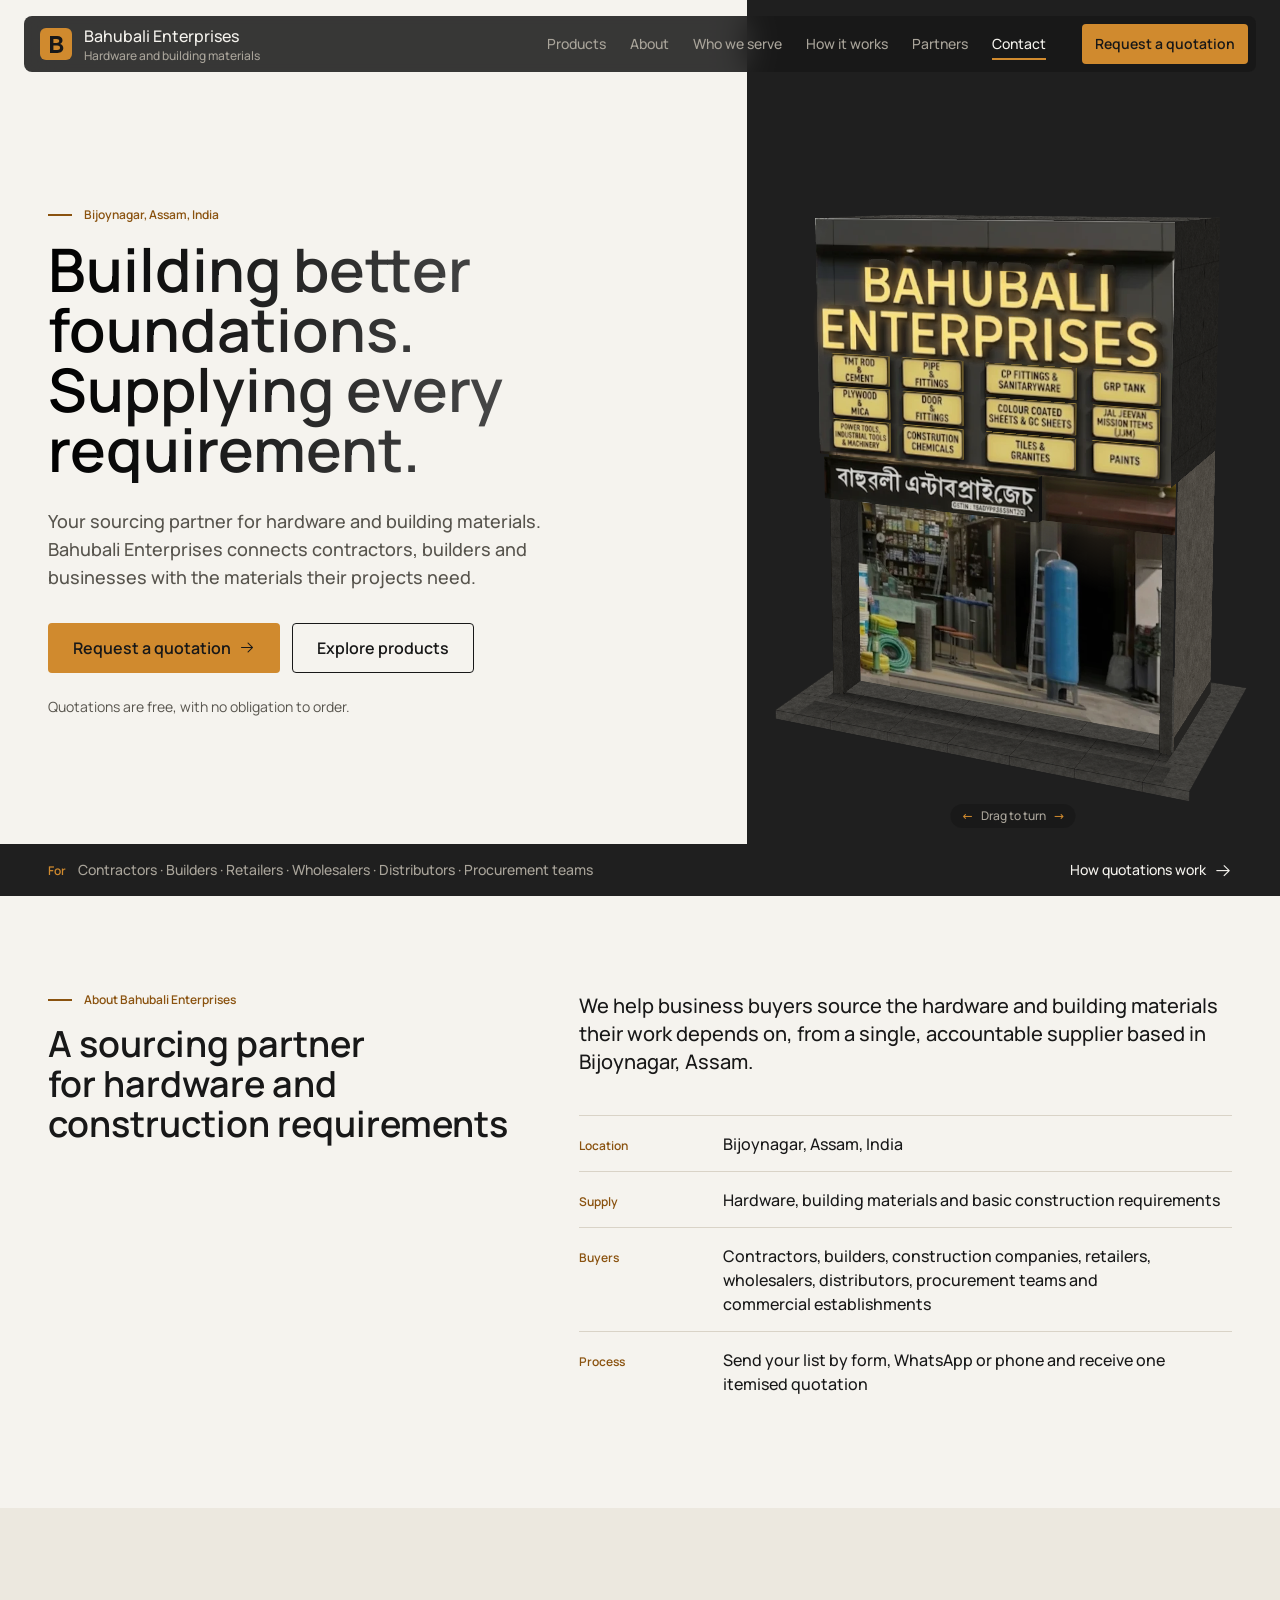
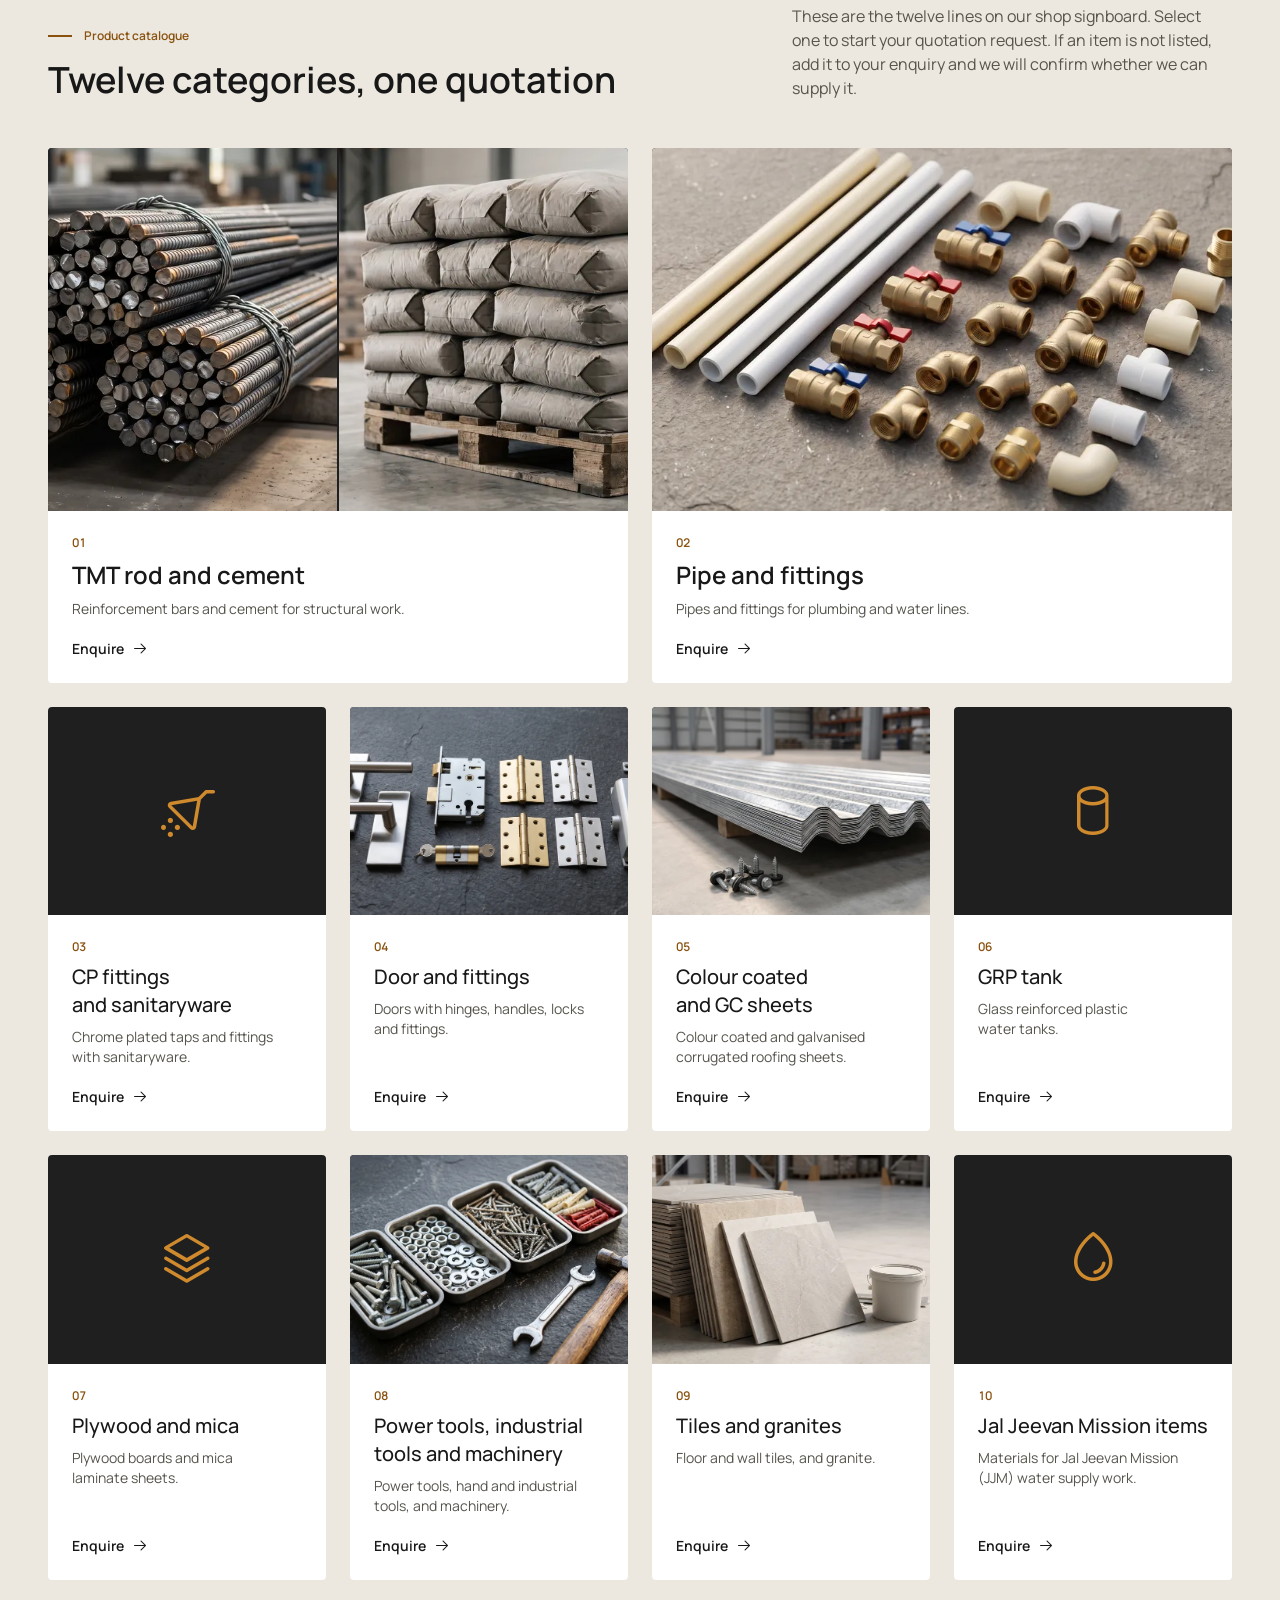
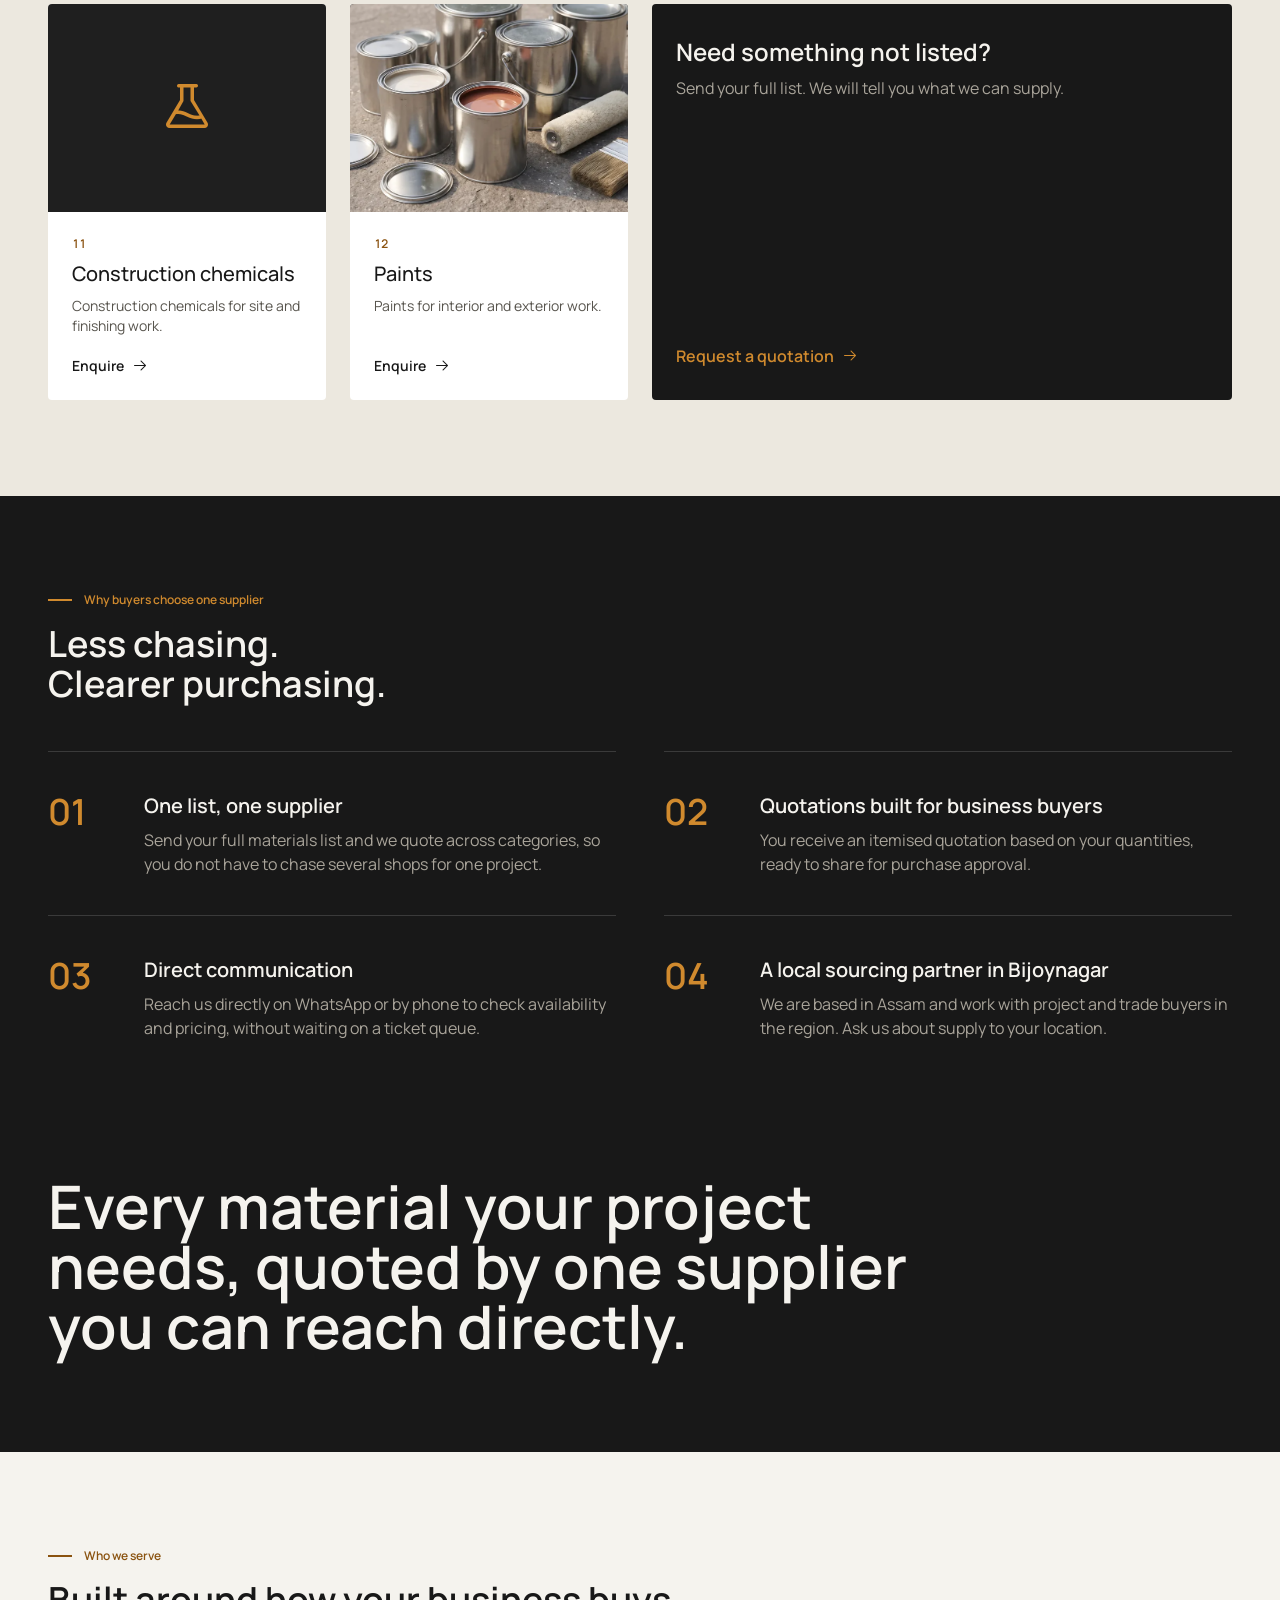
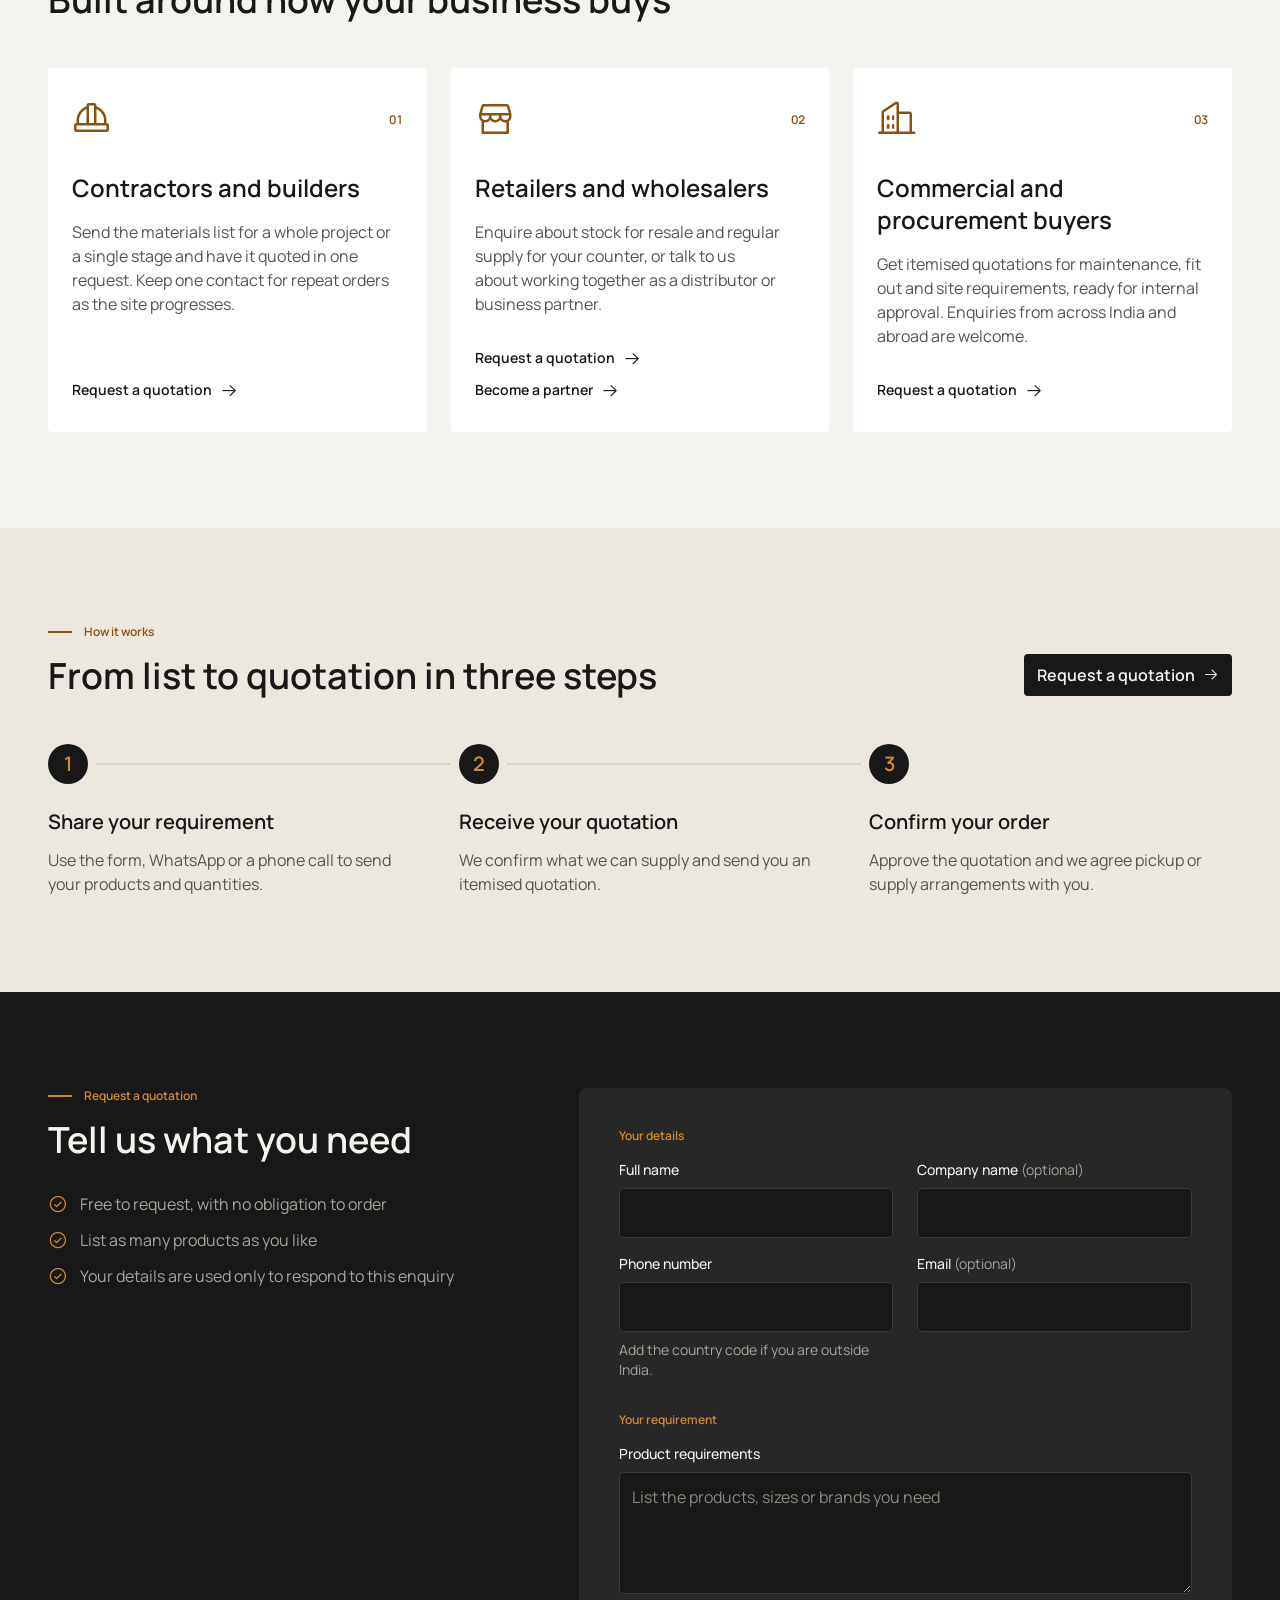
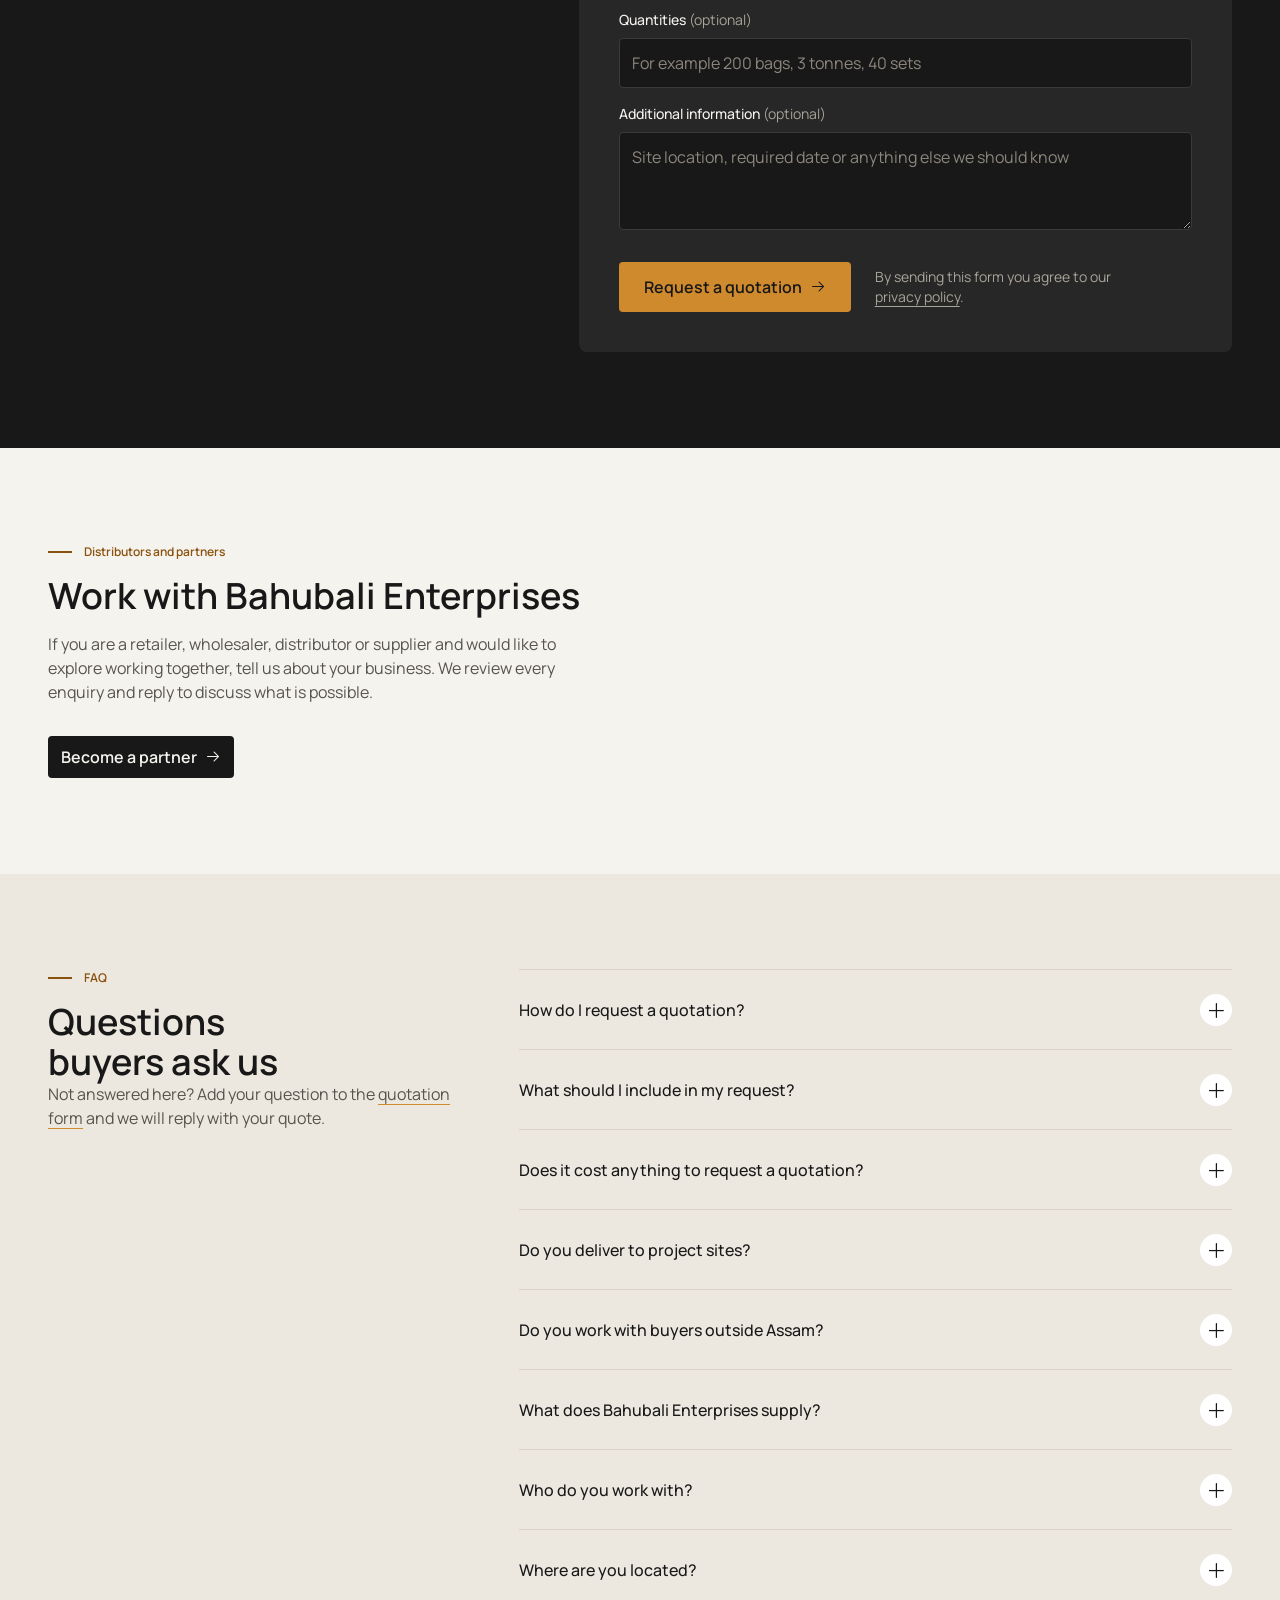
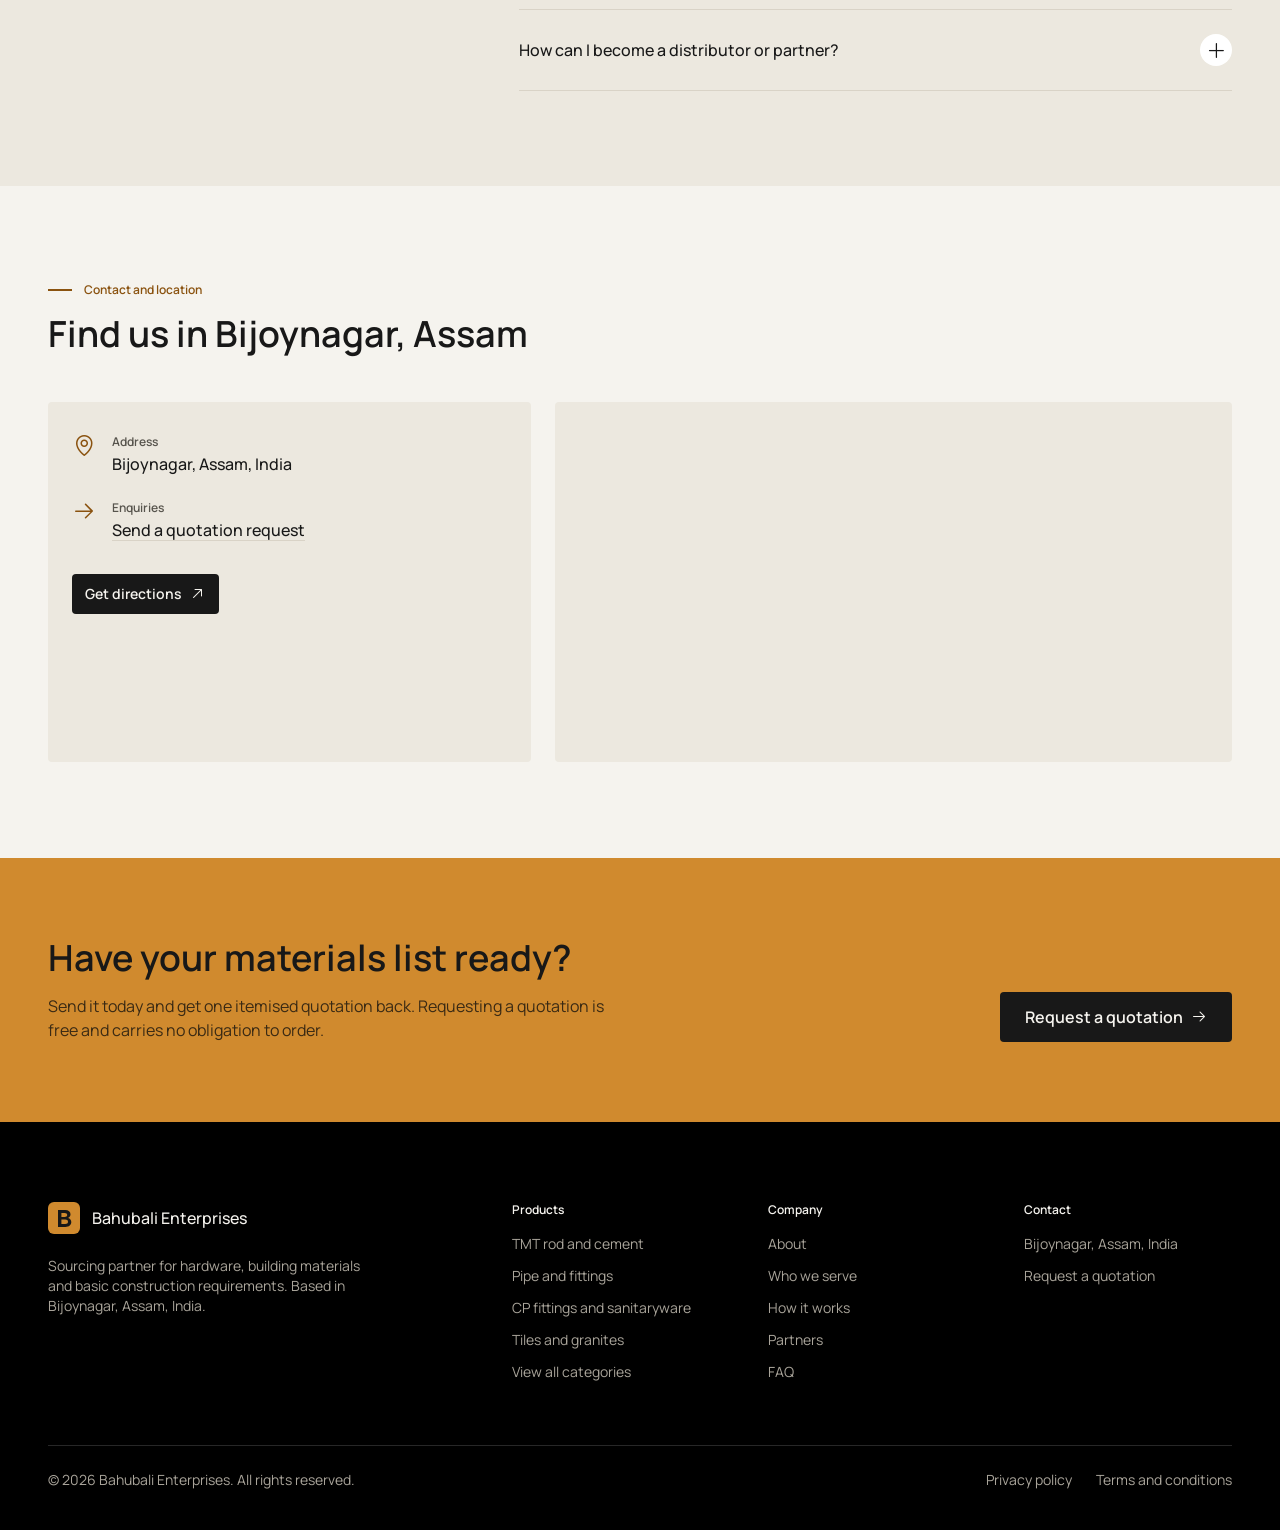
<file: index.html>
<!doctype html>
<html lang="en" class="no-js">
<head>
<meta charset="utf-8">
<meta name="viewport" content="width=device-width, initial-scale=1">
<title>Bahubali Enterprises | Hardware &amp; Building Materials Supplier, Bijoynagar, Assam</title>
<meta name="description" content="Sourcing partner for hardware and building materials in Bijoynagar, Assam. Contractors, builders and businesses send one list and receive one itemised quotation.">
<meta name="robots" content="index, follow">
<link rel="canonical" href="https://bahubali-website.vercel.app/">
<meta property="og:type" content="website">
<meta property="og:site_name" content="Bahubali Enterprises">
<meta property="og:url" content="https://bahubali-website.vercel.app/">
<meta property="og:title" content="Bahubali Enterprises | Hardware &amp; Building Materials Supplier">
<meta property="og:description" content="Your sourcing partner for hardware and building materials in Assam. Send one list, receive one itemised quotation.">
<meta property="og:image" content="https://bahubali-website.vercel.app/assets/img/og-image.jpg">
<meta property="og:image:width" content="1200">
<meta property="og:image:height" content="630">
<meta name="twitter:card" content="summary_large_image">
<meta name="theme-color" content="#181818">
<link rel="icon" href="assets/img/favicon.svg" type="image/svg+xml">
<link rel="preload" href="assets/fonts/manrope-latin-wght-normal.woff2" as="font" type="font/woff2" crossorigin>
<link rel="preload" as="image" href="assets/img/store/sign-front.webp">
<link rel="stylesheet" href="assets/css/styles.css">
<script>document.documentElement.classList.remove('no-js')</script>
<script type="application/ld+json">
{"@context":"https://schema.org","@type":"HardwareStore","name":"Bahubali Enterprises","url":"https://bahubali-website.vercel.app/","image":"https://bahubali-website.vercel.app/assets/img/og-image.jpg","description":"Supplier of hardware, building materials and basic construction requirements for business buyers.","address":{"@type":"PostalAddress","addressLocality":"Bijoynagar","addressRegion":"Assam","addressCountry":"IN"},"hasMap":"https://maps.app.goo.gl/s28Tkmbo3NxCLpEr9"}
</script>
<script type="application/ld+json">
{"@context":"https://schema.org","@type":"FAQPage","mainEntity":[
{"@type":"Question","name":"How do I request a quotation?","acceptedAnswer":{"@type":"Answer","text":"Fill in the quotation form on this page, send us a WhatsApp message, or call us. Include the products and quantities you need."}},
{"@type":"Question","name":"Does it cost anything to request a quotation?","acceptedAnswer":{"@type":"Answer","text":"No. Requesting a quotation is free and you are under no obligation to place an order."}},
{"@type":"Question","name":"What does Bahubali Enterprises supply?","acceptedAnswer":{"@type":"Answer","text":"Hardware, building materials and basic construction requirements. Send us your list and we will confirm what we can supply."}},
{"@type":"Question","name":"Who do you work with?","acceptedAnswer":{"@type":"Answer","text":"Contractors, builders, construction companies, hardware retailers, wholesalers, distributors, procurement teams and commercial establishments."}},
{"@type":"Question","name":"Where are you located?","acceptedAnswer":{"@type":"Answer","text":"We are based in Bijoynagar, Assam, India."}},
{"@type":"Question","name":"How can I become a distributor or partner?","acceptedAnswer":{"@type":"Answer","text":"Submit the partnership enquiry form with your business details and our team will contact you."}}
]}
</script>
</head>
<body>
<a class="skip-link button-sm" href="#main">Skip to content</a>

<header class="site-header">
  <div class="container header-inner">
    <a class="brand" href="#top" aria-label="Bahubali Enterprises, back to top">
      <span class="brand-mark" aria-hidden="true"><svg viewBox="0 0 32 32" width="32" height="32"><rect width="32" height="32" rx="6" fill="currentColor"/><path d="M10 8h7.200c3.300 0 5.300 1.700 5.300 4.300 0 1.700-.9 3-2.400 3.600 2 .5 3.200 2 3.200 4.100 0 3-2.200 4.900-5.900 4.900H10V8zm6.700 7c1.600 0 2.500-.7 2.500-2s-.9-2-2.500-2h-3.300v4h3.300zm.5 7c1.800 0 2.800-.8 2.800-2.200s-1-2.200-2.800-2.200h-3.800V22h3.800z" fill="var(--brand-mark-ink)"/></svg></span>
      <span class="brand-text"><span class="title-3">Bahubali Enterprises</span><span class="caption-4 brand-sub">Hardware and building materials</span></span>
    </a>
    <nav class="nav-links title-4" aria-label="Main">
      <a href="#products">Products</a>
      <a href="#about">About</a>
      <a href="#segments">Who we serve</a>
      <a href="#how">How it works</a>
      <a href="#partner">Partners</a>
      <a href="#contact">Contact</a>
    </nav>
    <div class="header-actions">
      <a class="btn btn-accent button-sm header-cta" href="#quote">Request a quotation</a>
      <button class="menu-toggle" type="button" aria-expanded="false" aria-controls="mobile-menu" aria-label="Open menu"><span></span><span></span></button>
    </div>
  </div>
</header>

<div class="mobile-menu" id="mobile-menu" aria-hidden="true">
  <nav class="m-nav" aria-label="Mobile">
    <a class="m-link heading-4" style="--i:0" href="#products">Products</a>
    <a class="m-link heading-4" style="--i:1" href="#about">About</a>
    <a class="m-link heading-4" style="--i:2" href="#segments">Who we serve</a>
    <a class="m-link heading-4" style="--i:3" href="#how">How it works</a>
    <a class="m-link heading-4" style="--i:4" href="#partner">Partners</a>
    <a class="m-link heading-4" style="--i:5" href="#faq">FAQ</a>
    <a class="m-link heading-4" style="--i:6" href="#contact">Contact</a>
  </nav>
  <div class="menu-cta">
    <a class="btn btn-accent button-md" href="#quote">Request a quotation</a>
    <a class="btn btn-ghost-dark button-md" data-contact="whatsapp" data-msg="Hello Bahubali Enterprises, I would like to enquire about hardware and building materials."><i class="ph ph-whatsapp-logo" aria-hidden="true"></i>WhatsApp enquiry</a>
  </div>
</div>

<main id="main">
<span id="top"></span>

<!-- HERO -->
<section class="hero" aria-labelledby="hero-title">
  <div class="hero-grid">
    <div class="hero-copy container-l">
      <p class="kicker caption-3"><span class="kicker-line" aria-hidden="true"></span>Bijoynagar, Assam, India</p>
      <h1 class="hero-title" id="hero-title"><span>Building better foundations.</span> <span>Supplying every requirement.</span></h1>
      <p class="hero-sub title-2">Your sourcing partner for hardware and building materials. Bahubali Enterprises connects contractors, builders and businesses with the materials their projects need.</p>
      <div class="hero-actions">
        <a class="btn btn-accent button-md btn-lg" href="#quote">Request a quotation<i class="ph ph-arrow-right" aria-hidden="true"></i></a>
        <a class="btn btn-outline button-md btn-lg" href="#products">Explore products</a>
      </div>
      <div class="hero-contact">
        <a class="text-link body-5" data-contact="whatsapp" data-msg="Hello Bahubali Enterprises, I would like a quotation for hardware and building materials."><i class="ph ph-whatsapp-logo" aria-hidden="true"></i>WhatsApp us</a>
        <a class="text-link body-5" data-contact="call"><i class="ph ph-phone" aria-hidden="true"></i>Call us</a>
        <span class="caption-2 muted">Quotations are free, with no obligation to order.</span>
      </div>
    </div>
    <div class="hero-visual">
      <div class="store3d" id="store3d" tabindex="0" role="img" aria-label="Three dimensional model of the Bahubali Enterprises storefront in Bijoynagar. Drag or use the arrow keys to turn it.">
        <img class="store-flat" src="assets/img/store/storefront.webp" alt="Bahubali Enterprises storefront in Bijoynagar, with signboards for TMT rod and cement, pipe and fittings, CP fittings and sanitaryware, GRP tanks, plywood, doors, roofing sheets, Jal Jeevan Mission items, tools, construction chemicals, tiles and paints" width="544" height="740" fetchpriority="high">
      </div>
      <p class="store-hint caption-4" aria-hidden="true"><span class="hint-arrow">&larr;</span>Drag to turn<span class="hint-arrow">&rarr;</span></p>
    </div>
  </div>
  <div class="hero-band">
    <div class="container band-inner">
      <p class="body-5"><span class="band-k caption-3">For</span>Contractors · Builders · Retailers · Wholesalers · Distributors · Procurement teams</p>
      <a class="text-link body-5 band-link" href="#how">How quotations work<i class="ph ph-arrow-right" aria-hidden="true"></i></a>
    </div>
  </div>
</section>

<!-- ABOUT -->
<section class="section" id="about" aria-labelledby="about-title">
  <div class="container about-grid">
    <div class="reveal">
      <p class="kicker caption-3"><span class="kicker-line" aria-hidden="true"></span>About Bahubali Enterprises</p>
      <h2 class="section-title" id="about-title">A sourcing partner for hardware and construction requirements</h2>
    </div>
    <div class="reveal">
      <p class="lead title-1">We help business buyers source the hardware and building materials their work depends on, from a single, accountable supplier based in Bijoynagar, Assam.</p>
      <dl class="facts">
        <div><dt class="caption-3">Location</dt><dd class="body-2">Bijoynagar, Assam, India</dd></div>
        <div><dt class="caption-3">Supply</dt><dd class="body-2">Hardware, building materials and basic construction requirements</dd></div>
        <div><dt class="caption-3">Buyers</dt><dd class="body-2">Contractors, builders, construction companies, retailers, wholesalers, distributors, procurement teams and commercial establishments</dd></div>
        <div><dt class="caption-3">Process</dt><dd class="body-2">Send your list by form, WhatsApp or phone and receive one itemised quotation</dd></div>
      </dl>
    </div>
  </div>
</section>

<!-- PRODUCTS -->
<section class="section section-stone" id="products" aria-labelledby="products-title">
  <div class="container">
    <div class="section-top reveal">
      <div>
        <p class="kicker caption-3"><span class="kicker-line" aria-hidden="true"></span>Product catalogue</p>
        <h2 class="section-title" id="products-title">Twelve categories, one quotation</h2>
      </div>
      <p class="body-3 muted section-note">These are the twelve lines on our shop signboard. Select one to start your quotation request. If an item is not listed, add it to your enquiry and we will confirm whether we can supply it.</p>
    </div>
    <ul class="catalogue">
      <li class="tile tile-feature reveal"><a href="#quote" data-category="TMT rod and cement" data-photo-frame>
        <div class="tile-media tile-media-split"><img class="photo" src="assets/img/photos/steel-800.webp" srcset="assets/img/photos/steel-800.webp 800w, assets/img/photos/steel-1600.webp 1600w" sizes="(min-width: 1280px) 296px, (min-width: 1024px) 23vw, 50vw" decoding="async" data-photo="steel" alt="Bundles of ribbed TMT steel bars" width="1600" height="1067" loading="lazy"><img class="photo" src="assets/img/photos/cement-800.webp" srcset="assets/img/photos/cement-800.webp 800w, assets/img/photos/cement-1600.webp 1600w" sizes="(min-width: 1280px) 296px, (min-width: 1024px) 23vw, 50vw" decoding="async" data-photo="cement" alt="Stacked cement bags on a pallet" width="1600" height="1067" loading="lazy"><i class="ph ph-barricade tile-icon" aria-hidden="true"></i></div>
        <div class="tile-body"><span class="idx caption-3">01</span><h3 class="heading-5">TMT rod and cement</h3><p class="body-6">Reinforcement bars and cement for structural work.</p><span class="tile-cta button-sm">Enquire<i class="ph ph-arrow-right" aria-hidden="true"></i></span></div></a></li>
      <li class="tile tile-feature reveal"><a href="#quote" data-category="Pipe and fittings" data-photo-frame>
        <div class="tile-media"><img class="photo" src="assets/img/photos/plumbing-800.webp" srcset="assets/img/photos/plumbing-800.webp 800w, assets/img/photos/plumbing-1600.webp 1600w" sizes="(min-width: 1280px) 592px, (min-width: 1024px) 46vw, (min-width: 640px) 50vw, 100vw" decoding="async" data-photo="plumbing" alt="Pipes with brass valves and fittings" width="1600" height="1067" loading="lazy"><i class="ph ph-pipe tile-icon" aria-hidden="true"></i></div>
        <div class="tile-body"><span class="idx caption-3">02</span><h3 class="heading-5">Pipe and fittings</h3><p class="body-6">Pipes and fittings for plumbing and water lines.</p><span class="tile-cta button-sm">Enquire<i class="ph ph-arrow-right" aria-hidden="true"></i></span></div></a></li>
      <li class="tile reveal"><a href="#quote" data-category="CP fittings and sanitaryware">
        <div class="tile-media tile-media-icon"><i class="ph ph-shower tile-icon" aria-hidden="true"></i></div>
        <div class="tile-body"><span class="idx caption-3">03</span><h3 class="title-1">CP fittings and sanitaryware</h3><p class="body-6">Chrome plated taps and fittings with sanitaryware.</p><span class="tile-cta button-sm">Enquire<i class="ph ph-arrow-right" aria-hidden="true"></i></span></div></a></li>
      <li class="tile reveal"><a href="#quote" data-category="Door and fittings" data-photo-frame>
        <div class="tile-media"><img class="photo" src="assets/img/photos/hardware-800.webp" srcset="assets/img/photos/hardware-800.webp 800w, assets/img/photos/hardware-1600.webp 1600w" sizes="(min-width: 1280px) 296px, (min-width: 1024px) 23vw, (min-width: 640px) 50vw, 100vw" decoding="async" data-photo="hardware" alt="Door handles, hinges, locks and a door closer" width="1600" height="1067" loading="lazy"><i class="ph ph-door tile-icon" aria-hidden="true"></i></div>
        <div class="tile-body"><span class="idx caption-3">04</span><h3 class="title-1">Door and fittings</h3><p class="body-6">Doors with hinges, handles, locks and fittings.</p><span class="tile-cta button-sm">Enquire<i class="ph ph-arrow-right" aria-hidden="true"></i></span></div></a></li>
      <li class="tile reveal"><a href="#quote" data-category="Colour coated and GC sheets" data-photo-frame>
        <div class="tile-media"><img class="photo" src="assets/img/photos/roofing-800.webp" srcset="assets/img/photos/roofing-800.webp 800w, assets/img/photos/roofing-1600.webp 1600w" sizes="(min-width: 1280px) 296px, (min-width: 1024px) 23vw, (min-width: 640px) 50vw, 100vw" decoding="async" data-photo="roofing" alt="Stacked corrugated roofing sheets with fixing screws" width="1600" height="1067" loading="lazy"><i class="ph ph-house-line tile-icon" aria-hidden="true"></i></div>
        <div class="tile-body"><span class="idx caption-3">05</span><h3 class="title-1">Colour coated and GC sheets</h3><p class="body-6">Colour coated and galvanised corrugated roofing sheets.</p><span class="tile-cta button-sm">Enquire<i class="ph ph-arrow-right" aria-hidden="true"></i></span></div></a></li>
      <li class="tile reveal"><a href="#quote" data-category="GRP tank">
        <div class="tile-media tile-media-icon"><i class="ph ph-cylinder tile-icon" aria-hidden="true"></i></div>
        <div class="tile-body"><span class="idx caption-3">06</span><h3 class="title-1">GRP tank</h3><p class="body-6">Glass reinforced plastic water tanks.</p><span class="tile-cta button-sm">Enquire<i class="ph ph-arrow-right" aria-hidden="true"></i></span></div></a></li>
      <li class="tile reveal"><a href="#quote" data-category="Plywood and mica">
        <div class="tile-media tile-media-icon"><i class="ph ph-stack tile-icon" aria-hidden="true"></i></div>
        <div class="tile-body"><span class="idx caption-3">07</span><h3 class="title-1">Plywood and mica</h3><p class="body-6">Plywood boards and mica laminate sheets.</p><span class="tile-cta button-sm">Enquire<i class="ph ph-arrow-right" aria-hidden="true"></i></span></div></a></li>
      <li class="tile reveal"><a href="#quote" data-category="Power tools, industrial tools and machinery" data-photo-frame>
        <div class="tile-media"><img class="photo" src="assets/img/photos/fasteners-800.webp" srcset="assets/img/photos/fasteners-800.webp 800w, assets/img/photos/fasteners-1600.webp 1600w" sizes="(min-width: 1280px) 296px, (min-width: 1024px) 23vw, (min-width: 640px) 50vw, 100vw" decoding="async" data-photo="fasteners" alt="Tools with trays of bolts, nuts and screws" width="1600" height="1067" loading="lazy"><i class="ph ph-toolbox tile-icon" aria-hidden="true"></i></div>
        <div class="tile-body"><span class="idx caption-3">08</span><h3 class="title-1">Power tools, industrial tools and machinery</h3><p class="body-6">Power tools, hand and industrial tools, and machinery.</p><span class="tile-cta button-sm">Enquire<i class="ph ph-arrow-right" aria-hidden="true"></i></span></div></a></li>
      <li class="tile reveal"><a href="#quote" data-category="Tiles and granites" data-photo-frame>
        <div class="tile-media"><img class="photo" src="assets/img/photos/tiles-800.webp" srcset="assets/img/photos/tiles-800.webp 800w, assets/img/photos/tiles-1600.webp 1600w" sizes="(min-width: 1280px) 296px, (min-width: 1024px) 23vw, (min-width: 640px) 50vw, 100vw" decoding="async" data-photo="tiles" alt="Stacked porcelain floor tiles" width="1600" height="1067" loading="lazy"><i class="ph ph-squares-four tile-icon" aria-hidden="true"></i></div>
        <div class="tile-body"><span class="idx caption-3">09</span><h3 class="title-1">Tiles and granites</h3><p class="body-6">Floor and wall tiles, and granite.</p><span class="tile-cta button-sm">Enquire<i class="ph ph-arrow-right" aria-hidden="true"></i></span></div></a></li>
      <li class="tile reveal"><a href="#quote" data-category="Jal Jeevan Mission items">
        <div class="tile-media tile-media-icon"><i class="ph ph-drop tile-icon" aria-hidden="true"></i></div>
        <div class="tile-body"><span class="idx caption-3">10</span><h3 class="title-1">Jal Jeevan Mission items</h3><p class="body-6">Materials for Jal Jeevan Mission (JJM) water supply work.</p><span class="tile-cta button-sm">Enquire<i class="ph ph-arrow-right" aria-hidden="true"></i></span></div></a></li>
      <li class="tile reveal"><a href="#quote" data-category="Construction chemicals">
        <div class="tile-media tile-media-icon"><i class="ph ph-flask tile-icon" aria-hidden="true"></i></div>
        <div class="tile-body"><span class="idx caption-3">11</span><h3 class="title-1">Construction chemicals</h3><p class="body-6">Construction chemicals for site and finishing work.</p><span class="tile-cta button-sm">Enquire<i class="ph ph-arrow-right" aria-hidden="true"></i></span></div></a></li>
      <li class="tile reveal"><a href="#quote" data-category="Paints" data-photo-frame>
        <div class="tile-media"><img class="photo" src="assets/img/photos/paints-800.webp" srcset="assets/img/photos/paints-800.webp 800w, assets/img/photos/paints-1600.webp 1600w" sizes="(min-width: 1280px) 296px, (min-width: 1024px) 23vw, (min-width: 640px) 50vw, 100vw" decoding="async" data-photo="paints" alt="Paint tins with a roller and brush" width="1600" height="1067" loading="lazy"><i class="ph ph-paint-roller tile-icon" aria-hidden="true"></i></div>
        <div class="tile-body"><span class="idx caption-3">12</span><h3 class="title-1">Paints</h3><p class="body-6">Paints for interior and exterior work.</p><span class="tile-cta button-sm">Enquire<i class="ph ph-arrow-right" aria-hidden="true"></i></span></div></a></li>
      <li class="tile tile-cta-card reveal"><a href="#quote" data-category="Other requirement">
        <div class="tile-body"><h3 class="heading-5">Need something not listed?</h3><p class="body-3">Send your full list. We will tell you what we can supply.</p><span class="tile-cta button-md">Request a quotation<i class="ph ph-arrow-right" aria-hidden="true"></i></span></div></a></li>
    </ul>
  </div>
</section>

<!-- BENEFITS -->
<section class="section section-dark" id="benefits" aria-labelledby="benefits-title">
  <div class="container">
    <div class="section-top reveal">
      <div>
        <p class="kicker caption-3"><span class="kicker-line" aria-hidden="true"></span>Why buyers choose one supplier</p>
        <h2 class="section-title" id="benefits-title">Less chasing.<br>Clearer purchasing.</h2>
      </div>
    </div>
    <ol class="benefits reveal">
      <li><span class="b-num heading-3" aria-hidden="true">01</span><div><h3 class="heading-6">One list, one supplier</h3><p class="body-3">Send your full materials list and we quote across categories, so you do not have to chase several shops for one project.</p></div></li>
      <li><span class="b-num heading-3" aria-hidden="true">02</span><div><h3 class="heading-6">Quotations built for business buyers</h3><p class="body-3">You receive an itemised quotation based on your quantities, ready to share for purchase approval.</p></div></li>
      <li><span class="b-num heading-3" aria-hidden="true">03</span><div><h3 class="heading-6">Direct communication</h3><p class="body-3">Reach us directly on WhatsApp or by phone to check availability and pricing, without waiting on a ticket queue.</p></div></li>
      <li><span class="b-num heading-3" aria-hidden="true">04</span><div><h3 class="heading-6">A local sourcing partner in Bijoynagar</h3><p class="body-3">We are based in Assam and work with project and trade buyers in the region. Ask us about supply to your location.</p></div></li>
    </ol>
  </div>
</section>

<!-- TAGLINE -->
<section class="tagline" aria-label="Our promise">
  <div class="container">
    <p class="tagline-text" id="tagline">Every material your project needs, quoted by one supplier you can reach directly.</p>
  </div>
</section>

<!-- WHO WE SERVE -->
<section class="section" id="segments" aria-labelledby="segments-title">
  <div class="container">
    <div class="section-top reveal">
      <div>
        <p class="kicker caption-3"><span class="kicker-line" aria-hidden="true"></span>Who we serve</p>
        <h2 class="section-title" id="segments-title">Built around how your business buys</h2>
      </div>
    </div>
    <div class="segments">
      <article class="segment reveal">
        <div class="seg-head"><i class="ph ph-hard-hat" aria-hidden="true"></i><span class="idx caption-3">01</span></div>
        <h3 class="heading-5">Contractors and builders</h3>
        <p class="body-3">Send the materials list for a whole project or a single stage and have it quoted in one request. Keep one contact for repeat orders as the site progresses.</p>
        <a class="text-link button-sm" href="#quote" data-category="Project requirement (contractor or builder)">Request a quotation<i class="ph ph-arrow-right" aria-hidden="true"></i></a>
      </article>
      <article class="segment reveal">
        <div class="seg-head"><i class="ph ph-storefront" aria-hidden="true"></i><span class="idx caption-3">02</span></div>
        <h3 class="heading-5">Retailers and wholesalers</h3>
        <p class="body-3">Enquire about stock for resale and regular supply for your counter, or talk to us about working together as a distributor or business partner.</p>
        <div class="seg-links"><a class="text-link button-sm" href="#quote" data-category="Stock for resale (retailer or wholesaler)">Request a quotation<i class="ph ph-arrow-right" aria-hidden="true"></i></a><a class="text-link button-sm" href="#partner">Become a partner<i class="ph ph-arrow-right" aria-hidden="true"></i></a></div>
      </article>
      <article class="segment reveal">
        <div class="seg-head"><i class="ph ph-buildings" aria-hidden="true"></i><span class="idx caption-3">03</span></div>
        <h3 class="heading-5">Commercial and procurement buyers</h3>
        <p class="body-3">Get itemised quotations for maintenance, fit out and site requirements, ready for internal approval. Enquiries from across India and abroad are welcome.</p>
        <a class="text-link button-sm" href="#quote" data-category="Commercial or procurement requirement">Request a quotation<i class="ph ph-arrow-right" aria-hidden="true"></i></a>
      </article>
    </div>
  </div>
</section>

<!-- HOW IT WORKS -->
<section class="section section-stone" id="how" aria-labelledby="how-title">
  <div class="container">
    <div class="section-top reveal">
      <div>
        <p class="kicker caption-3"><span class="kicker-line" aria-hidden="true"></span>How it works</p>
        <h2 class="section-title" id="how-title">From list to quotation in three steps</h2>
      </div>
      <a class="btn btn-dark button-md" href="#quote">Request a quotation<i class="ph ph-arrow-right" aria-hidden="true"></i></a>
    </div>
    <ol class="process reveal">
      <li><div class="p-mark"><span class="heading-6">1</span></div><h3 class="heading-6">Share your requirement</h3><p class="body-3">Use the form, WhatsApp or a phone call to send your products and quantities.</p></li>
      <li><div class="p-mark"><span class="heading-6">2</span></div><h3 class="heading-6">Receive your quotation</h3><p class="body-3">We confirm what we can supply and send you an itemised quotation.</p></li>
      <li><div class="p-mark"><span class="heading-6">3</span></div><h3 class="heading-6">Confirm your order</h3><p class="body-3">Approve the quotation and we agree pickup or supply arrangements with you.</p></li>
    </ol>
  </div>
</section>

<!-- QUOTE FORM -->
<section class="section section-dark form-section" id="quote" aria-labelledby="quote-title">
  <div class="container form-grid">
    <div class="form-aside reveal">
      <p class="kicker caption-3"><span class="kicker-line" aria-hidden="true"></span>Request a quotation</p>
      <h2 class="section-title" id="quote-title">Tell us what you need</h2>
      <ul class="assure body-3">
        <li><i class="ph ph-check-circle" aria-hidden="true"></i>Free to request, with no obligation to order</li>
        <li><i class="ph ph-check-circle" aria-hidden="true"></i>List as many products as you like</li>
        <li><i class="ph ph-check-circle" aria-hidden="true"></i>Your details are used only to respond to this enquiry</li>
      </ul>
      <div class="alt">
        <a class="text-link body-5" data-contact="whatsapp" data-msg="Hello Bahubali Enterprises, I would like a quotation. My requirement is:"><i class="ph ph-whatsapp-logo" aria-hidden="true"></i>Send your list on WhatsApp</a>
        <a class="text-link body-5" data-contact="call"><i class="ph ph-phone" aria-hidden="true"></i>Call the business</a>
      </div>
    </div>
    <form class="form-panel reveal" id="quote-form" data-form="Quotation request" novalidate>
      <fieldset>
        <legend class="caption-3 legend">Your details</legend>
        <div class="fields">
          <div class="field"><label class="title-4" for="q-name">Full name</label><input id="q-name" name="Name" autocomplete="name" required aria-describedby="q-name-e"><span class="err caption-2" id="q-name-e">Enter your full name.</span></div>
          <div class="field"><label class="title-4" for="q-company">Company name <span class="opt">(optional)</span></label><input id="q-company" name="Company" autocomplete="organization"></div>
          <div class="field"><label class="title-4" for="q-phone">Phone number</label><input id="q-phone" name="Phone" type="tel" inputmode="tel" autocomplete="tel" required data-type="phone" aria-describedby="q-phone-h q-phone-e"><span class="hint caption-2" id="q-phone-h">Add the country code if you are outside India.</span><span class="err caption-2" id="q-phone-e">Enter a valid phone number with at least 10 digits.</span></div>
          <div class="field"><label class="title-4" for="q-email">Email <span class="opt">(optional)</span></label><input id="q-email" name="Email" type="email" inputmode="email" autocomplete="email" data-type="email" aria-describedby="q-email-e"><span class="err caption-2" id="q-email-e">Enter a valid email address, such as name@company.com.</span></div>
        </div>
      </fieldset>
      <fieldset>
        <legend class="caption-3 legend">Your requirement</legend>
        <div class="fields">
          <div class="field full"><label class="title-4" for="q-req">Product requirements</label><textarea id="q-req" name="Requirements" rows="4" required aria-describedby="q-req-e" placeholder="List the products, sizes or brands you need"></textarea><span class="err caption-2" id="q-req-e">Tell us which products you need.</span></div>
          <div class="field full"><label class="title-4" for="q-qty">Quantities <span class="opt">(optional)</span></label><input id="q-qty" name="Quantities" placeholder="For example 200 bags, 3 tonnes, 40 sets"></div>
          <div class="field full"><label class="title-4" for="q-info">Additional information <span class="opt">(optional)</span></label><textarea id="q-info" name="Additional information" rows="3" placeholder="Site location, required date or anything else we should know"></textarea></div>
          <div class="hp" aria-hidden="true"><label>Leave this empty<input name="botcheck" tabindex="-1" autocomplete="off"></label></div>
        </div>
      </fieldset>
      <div class="form-foot"><button class="btn btn-accent button-md btn-lg" type="submit">Request a quotation<i class="ph ph-arrow-right" aria-hidden="true"></i></button><p class="caption-2">By sending this form you agree to our <a href="privacy.html">privacy policy</a>.</p></div>
      <div class="form-msg body-5" role="status" aria-live="polite"></div>
    </form>
  </div>
</section>

<!-- PARTNER -->
<section class="section" id="partner" aria-labelledby="partner-title">
  <div class="container form-grid" id="partner-grid">
    <div class="form-aside reveal">
      <p class="kicker caption-3"><span class="kicker-line" aria-hidden="true"></span>Distributors and partners</p>
      <h2 class="section-title" id="partner-title">Work with Bahubali Enterprises</h2>
      <p class="body-3 muted aside-text">If you are a retailer, wholesaler, distributor or supplier and would like to explore working together, tell us about your business. We review every enquiry and reply to discuss what is possible.</p>
      <div class="alt">
        <button class="btn btn-dark button-md" type="button" id="partner-open" aria-expanded="false" aria-controls="partner-form" hidden>Become a partner<i class="ph ph-arrow-right" aria-hidden="true"></i></button>
        <a class="text-link body-5" data-contact="whatsapp" data-msg="Hello Bahubali Enterprises, I would like to discuss a distributor or business partnership."><i class="ph ph-handshake" aria-hidden="true"></i>Discuss on WhatsApp</a>
      </div>
    </div>
    <form class="form-panel form-panel-light reveal" id="partner-form" data-form="Partnership enquiry" novalidate>
      <div class="fields">
        <div class="field"><label class="title-4" for="p-biz">Business name</label><input id="p-biz" name="Business name" autocomplete="organization" required aria-describedby="p-biz-e"><span class="err caption-2" id="p-biz-e">Enter your business name.</span></div>
        <div class="field"><label class="title-4" for="p-name">Contact person</label><input id="p-name" name="Contact person" autocomplete="name" required aria-describedby="p-name-e"><span class="err caption-2" id="p-name-e">Enter a contact name.</span></div>
        <div class="field"><label class="title-4" for="p-phone">Phone number</label><input id="p-phone" name="Phone" type="tel" inputmode="tel" autocomplete="tel" required data-type="phone" aria-describedby="p-phone-e"><span class="err caption-2" id="p-phone-e">Enter a valid phone number with at least 10 digits.</span></div>
        <div class="field"><label class="title-4" for="p-email">Email <span class="opt">(optional)</span></label><input id="p-email" name="Email" type="email" inputmode="email" autocomplete="email" data-type="email" aria-describedby="p-email-e"><span class="err caption-2" id="p-email-e">Enter a valid email address, such as name@company.com.</span></div>
        <div class="field"><label class="title-4" for="p-loc">Business location</label><input id="p-loc" name="Location" autocomplete="address-level2" required aria-describedby="p-loc-e" placeholder="City, state or country"><span class="err caption-2" id="p-loc-e">Enter your business location.</span></div>
        <div class="field"><label class="title-4" for="p-type">Business type</label><select id="p-type" name="Business type" required aria-describedby="p-type-e"><option value="">Select one</option><option>Hardware retailer</option><option>Wholesaler</option><option>Distributor</option><option>Contractor or builder</option><option>Manufacturer or supplier</option><option>Other</option></select><span class="err caption-2" id="p-type-e">Select your business type.</span></div>
        <div class="field full"><label class="title-4" for="p-req">Partnership requirements</label><textarea id="p-req" name="Partnership requirements" rows="4" required aria-describedby="p-req-e" placeholder="Products of interest, expected volumes and how you would like to work with us"></textarea><span class="err caption-2" id="p-req-e">Tell us what kind of partnership you have in mind.</span></div>
        <div class="hp" aria-hidden="true"><label>Leave this empty<input name="botcheck" tabindex="-1" autocomplete="off"></label></div>
      </div>
      <div class="form-foot"><button class="btn btn-dark button-md btn-lg" type="submit">Send partnership enquiry</button><p class="caption-2">By sending this form you agree to our <a href="privacy.html">privacy policy</a>.</p></div>
      <div class="form-msg body-5" role="status" aria-live="polite"></div>
    </form>
  </div>
</section>

<!-- FAQ -->
<section class="section section-stone" id="faq" aria-labelledby="faq-title">
  <div class="container split">
    <div class="reveal">
      <p class="kicker caption-3"><span class="kicker-line" aria-hidden="true"></span>FAQ</p>
      <h2 class="section-title" id="faq-title">Questions buyers ask us</h2>
      <p class="body-3 muted aside-text">Not answered here? Add your question to the <a class="inline-link" href="#quote">quotation form</a> and we will reply with your quote.</p>
    </div>
    <div class="faq-list reveal">
      <details><summary class="title-3">How do I request a quotation?<i class="ph ph-plus" aria-hidden="true"></i></summary><p class="body-3">Fill in the quotation form on this page, send us a WhatsApp message, or call us. Include the products and quantities you need.</p></details>
      <details><summary class="title-3">What should I include in my request?<i class="ph ph-plus" aria-hidden="true"></i></summary><p class="body-3">Product names, sizes or preferred brands, quantities, your site or delivery location and the date you need the materials. The more detail you give, the more accurate the quotation.</p></details>
      <details><summary class="title-3">Does it cost anything to request a quotation?<i class="ph ph-plus" aria-hidden="true"></i></summary><p class="body-3">No. Requesting a quotation is free and you are under no obligation to place an order.</p></details>
      <details><summary class="title-3">Do you deliver to project sites?<i class="ph ph-plus" aria-hidden="true"></i></summary><p class="body-3">Supply arrangements depend on the order and your location. Mention your site location in your enquiry and we will confirm what is possible before you order.</p></details>
      <details><summary class="title-3">Do you work with buyers outside Assam?<i class="ph ph-plus" aria-hidden="true"></i></summary><p class="body-3">We welcome enquiries from businesses across India and from partners abroad. We will confirm what we can do for each request individually.</p></details>
      <details><summary class="title-3">What does Bahubali Enterprises supply?<i class="ph ph-plus" aria-hidden="true"></i></summary><p class="body-3">Hardware, building materials and basic construction requirements. The catalogue on this page shows the main areas we cover. Send us your list and we will confirm what we can supply.</p></details>
      <details><summary class="title-3">Who do you work with?<i class="ph ph-plus" aria-hidden="true"></i></summary><p class="body-3">Mainly business buyers: contractors, builders, construction companies, hardware retailers, wholesalers, distributors, procurement teams and commercial establishments.</p></details>
      <details><summary class="title-3">Where are you located?<i class="ph ph-plus" aria-hidden="true"></i></summary><p class="body-3">We are based in Bijoynagar, Assam, India. You will find the map and directions in the contact section below.</p></details>
      <details><summary class="title-3">How can I become a distributor or partner?<i class="ph ph-plus" aria-hidden="true"></i></summary><p class="body-3">Submit the partnership enquiry form with your business details and requirements. Our team will contact you to discuss the next step.</p></details>
    </div>
  </div>
</section>

<!-- CONTACT -->
<section class="section" id="contact" aria-labelledby="contact-title">
  <div class="container">
    <div class="section-top reveal">
      <div>
        <p class="kicker caption-3"><span class="kicker-line" aria-hidden="true"></span>Contact and location</p>
        <h2 class="section-title" id="contact-title">Find us in Bijoynagar, Assam</h2>
      </div>
    </div>
    <div class="contact-grid reveal">
      <div class="contact-panel">
        <dl class="contact-list">
          <div><i class="ph ph-map-pin" aria-hidden="true"></i><span><dt class="caption-3">Address</dt><dd class="body-2" data-fill="address">Bijoynagar, Assam, India</dd></span></div>
          <div><i class="ph ph-arrow-right" aria-hidden="true"></i><span><dt class="caption-3">Enquiries</dt><dd class="body-2"><a href="#quote">Send a quotation request</a></dd></span></div>
          <div data-row="hours"><i class="ph ph-clock" aria-hidden="true"></i><span><dt class="caption-3">Business hours</dt><dd class="body-2" data-fill="hours"></dd></span></div>
          <div data-row="phone"><i class="ph ph-phone" aria-hidden="true"></i><span><dt class="caption-3">Phone</dt><dd class="body-2"><a data-contact="call" data-fill="phone"></a></dd></span></div>
          <div data-row="whatsapp"><i class="ph ph-whatsapp-logo" aria-hidden="true"></i><span><dt class="caption-3">WhatsApp</dt><dd class="body-2"><a data-contact="whatsapp" data-msg="Hello Bahubali Enterprises, I have an enquiry.">Message us on WhatsApp</a></dd></span></div>
          <div data-row="email"><i class="ph ph-envelope-simple" aria-hidden="true"></i><span><dt class="caption-3">Email</dt><dd class="body-2"><a data-contact="email"></a></dd></span></div>
        </dl>
        <a class="btn btn-dark button-sm" id="map-link" href="https://maps.app.goo.gl/s28Tkmbo3NxCLpEr9" target="_blank" rel="noopener">Get directions<i class="ph ph-arrow-up-right" aria-hidden="true"></i></a>
      </div>
      <div class="map"><iframe id="map-frame" title="Map showing Bahubali Enterprises in Bijoynagar, Assam" loading="lazy" referrerpolicy="no-referrer-when-downgrade" allowfullscreen></iframe></div>
    </div>
  </div>
</section>

<!-- FINAL CTA -->
<section class="final" aria-labelledby="final-title">
  <div class="container final-inner reveal">
    <div>
      <h2 class="section-title" id="final-title">Have your materials list ready?</h2>
      <p class="body-3">Send it today and get one itemised quotation back. Requesting a quotation is free and carries no obligation to order.</p>
    </div>
    <div class="final-actions">
      <a class="btn btn-accent button-md btn-lg" href="#quote">Request a quotation<i class="ph ph-arrow-right" aria-hidden="true"></i></a>
      <a class="text-link body-5" data-contact="whatsapp" data-msg="Hello Bahubali Enterprises, I would like a quotation for hardware and building materials."><i class="ph ph-whatsapp-logo" aria-hidden="true"></i>WhatsApp us</a>
      <a class="text-link body-5" data-contact="call"><i class="ph ph-phone" aria-hidden="true"></i>Call us</a>
    </div>
  </div>
</section>
</main>

<footer class="footer">
  <div class="container">
    <div class="footer-grid">
      <div class="footer-brand">
        <a class="brand" href="#top"><span class="brand-mark" aria-hidden="true"><svg viewBox="0 0 32 32" width="32" height="32"><rect width="32" height="32" rx="6" fill="currentColor"/><path d="M10 8h7.200c3.300 0 5.300 1.700 5.300 4.300 0 1.700-.9 3-2.400 3.600 2 .5 3.200 2 3.200 4.100 0 3-2.200 4.900-5.900 4.900H10V8zm6.700 7c1.600 0 2.500-.7 2.500-2s-.9-2-2.500-2h-3.300v4h3.300zm.5 7c1.800 0 2.800-.8 2.800-2.200s-1-2.200-2.800-2.200h-3.800V22h3.800z" fill="var(--brand-mark-ink)"/></svg></span><span class="title-3">Bahubali Enterprises</span></a>
        <p class="body-6">Sourcing partner for hardware, building materials and basic construction requirements. Based in Bijoynagar, Assam, India.</p>
      </div>
      <nav aria-label="Products" class="f-col">
        <p class="caption-3 f-head">Products</p>
        <a class="body-6" href="#products">TMT rod and cement</a><a class="body-6" href="#products">Pipe and fittings</a><a class="body-6" href="#products">CP fittings and sanitaryware</a><a class="body-6" href="#products">Tiles and granites</a><a class="body-6" href="#products">View all categories</a>
      </nav>
      <nav aria-label="Company" class="f-col">
        <p class="caption-3 f-head">Company</p>
        <a class="body-6" href="#about">About</a><a class="body-6" href="#segments">Who we serve</a><a class="body-6" href="#how">How it works</a><a class="body-6" href="#partner">Partners</a><a class="body-6" href="#faq">FAQ</a>
      </nav>
      <div class="f-col">
        <p class="caption-3 f-head">Contact</p>
        <p class="body-6" data-fill="address">Bijoynagar, Assam, India</p>
        <a class="body-6" data-contact="call" data-fill="phone"></a>
        <a class="body-6" data-contact="email"></a>
        <a class="body-6" href="#quote">Request a quotation</a>
      </div>
    </div>
    <div class="footer-base">
      <p class="caption-2">© <span id="year">2026</span> Bahubali Enterprises. All rights reserved.</p>
      <nav aria-label="Legal" class="caption-2 legal-links"><a href="privacy.html">Privacy policy</a><a href="terms.html">Terms and conditions</a></nav>
    </div>
  </div>
</footer>

<div class="action-bar" role="group" aria-label="Quick contact">
  <a class="btn btn-ghost-dark button-sm" data-contact="call" aria-label="Call us"><i class="ph ph-phone" aria-hidden="true"></i>Call</a>
  <a class="btn btn-ghost-dark button-sm" data-contact="whatsapp" data-msg="Hello Bahubali Enterprises, I would like a quotation for hardware and building materials." aria-label="WhatsApp us"><i class="ph ph-whatsapp-logo" aria-hidden="true"></i>WhatsApp</a>
  <a class="btn btn-accent button-sm" href="#quote">Request a quotation</a>
</div>

<script src="assets/js/config.js"></script>
<script src="assets/js/main.js"></script>
<script src="assets/js/store3d.js" defer></script>
</body>
</html>
</file>
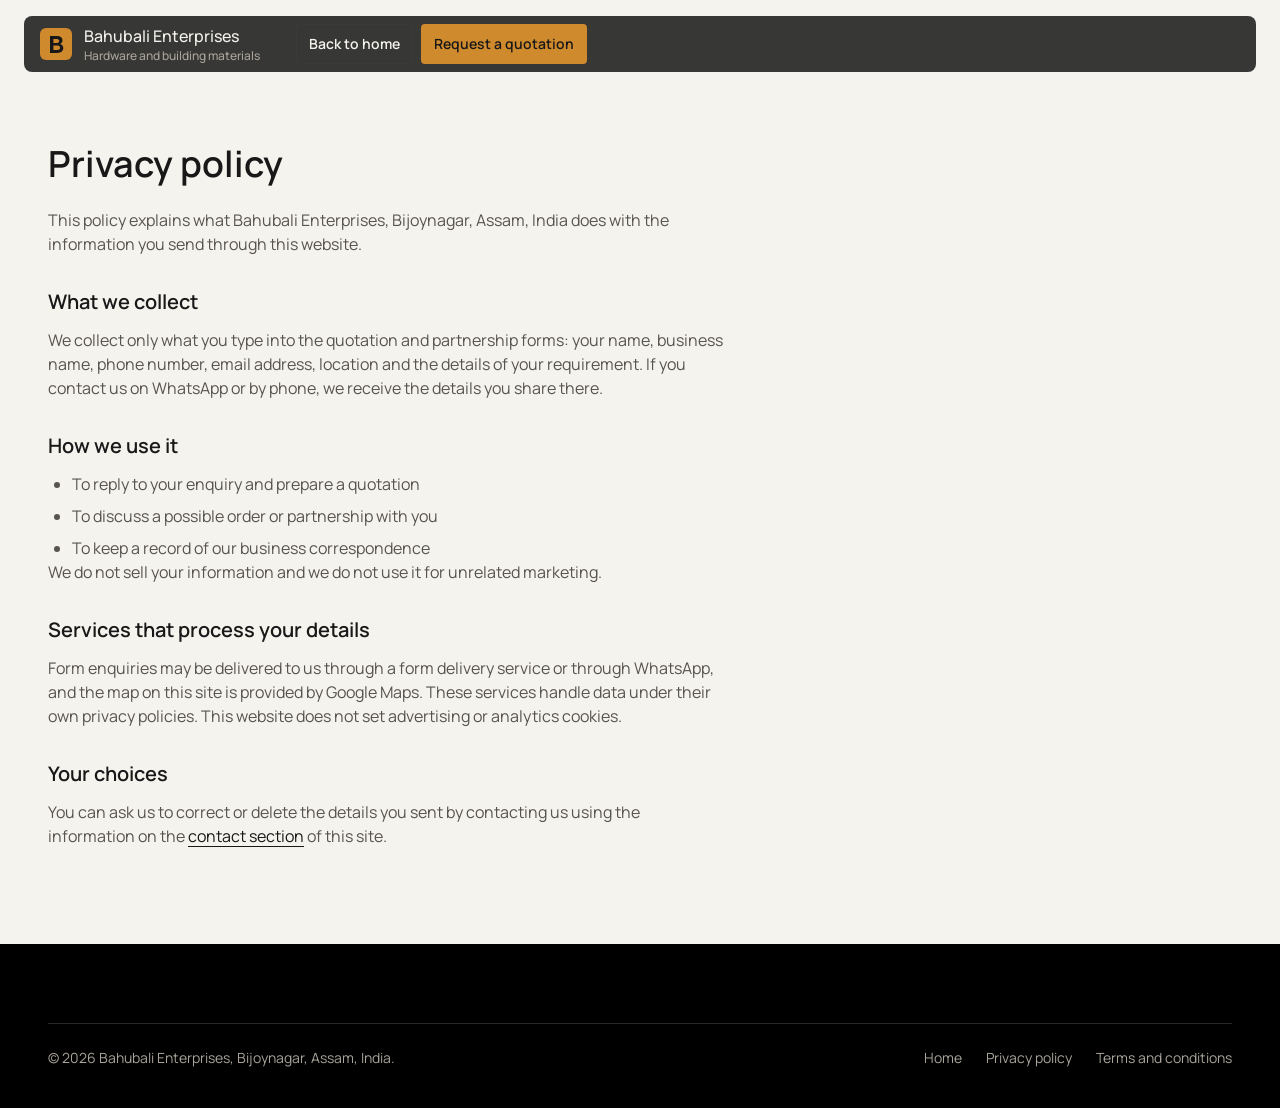
<file: privacy.html>
<!doctype html>
<html lang="en">
<head>
<meta charset="utf-8">
<meta name="viewport" content="width=device-width, initial-scale=1">
<title>Privacy policy | Bahubali Enterprises</title>
<meta name="description" content="How Bahubali Enterprises handles the details you send through this website.">
<meta name="robots" content="noindex">
<link rel="icon" href="assets/img/favicon.svg" type="image/svg+xml">
<link rel="stylesheet" href="assets/css/styles.css">
</head>
<body>
<a class="skip-link button-sm" href="#main">Skip to content</a>
<header class="site-header"><div class="container header-inner"><a class="brand" href="index.html"><span class="brand-mark" aria-hidden="true"><svg viewBox="0 0 32 32" width="32" height="32"><rect width="32" height="32" rx="6" fill="currentColor"/><path d="M10 8h7.200c3.300 0 5.300 1.700 5.300 4.300 0 1.700-.9 3-2.400 3.600 2 .5 3.200 2 3.200 4.100 0 3-2.200 4.900-5.900 4.900H10V8zm6.700 7c1.600 0 2.500-.7 2.500-2s-.9-2-2.500-2h-3.300v4h3.300zm.5 7c1.800 0 2.800-.8 2.800-2.200s-1-2.200-2.800-2.200h-3.800V22h3.800z" fill="var(--brand-mark-ink)"/></svg></span><span class="brand-text"><span class="title-3">Bahubali Enterprises</span><span class="caption-4 brand-sub">Hardware and building materials</span></span></a><div class="header-actions"><a class="btn btn-ghost-dark button-sm" href="index.html">Back to home</a><a class="btn btn-accent button-sm header-cta" href="index.html#quote">Request a quotation</a></div></div></header>
<main id="main" class="page"><div class="container"><article class="prose body-3">
<h1 class="heading-3">Privacy policy</h1>
<p>This policy explains what Bahubali Enterprises, Bijoynagar, Assam, India does with the information you send through this website.</p>
<h2 class="heading-6">What we collect</h2>
<p>We collect only what you type into the quotation and partnership forms: your name, business name, phone number, email address, location and the details of your requirement. If you contact us on WhatsApp or by phone, we receive the details you share there.</p>
<h2 class="heading-6">How we use it</h2>
<ul><li>To reply to your enquiry and prepare a quotation</li><li>To discuss a possible order or partnership with you</li><li>To keep a record of our business correspondence</li></ul>
<p>We do not sell your information and we do not use it for unrelated marketing.</p>
<h2 class="heading-6">Services that process your details</h2>
<p>Form enquiries may be delivered to us through a form delivery service or through WhatsApp, and the map on this site is provided by Google Maps. These services handle data under their own privacy policies. This website does not set advertising or analytics cookies.</p>
<h2 class="heading-6">Your choices</h2>
<p>You can ask us to correct or delete the details you sent by contacting us using the information on the <a href="index.html#contact">contact section</a> of this site.</p>
</article></div></main>
<footer class="footer"><div class="container"><div class="footer-base" style="margin-top:0"><p class="caption-2">© 2026 Bahubali Enterprises, Bijoynagar, Assam, India.</p><nav aria-label="Legal" class="caption-2 legal-links"><a href="index.html">Home</a><a href="privacy.html">Privacy policy</a><a href="terms.html">Terms and conditions</a></nav></div></div></footer>
</body></html>
</file>
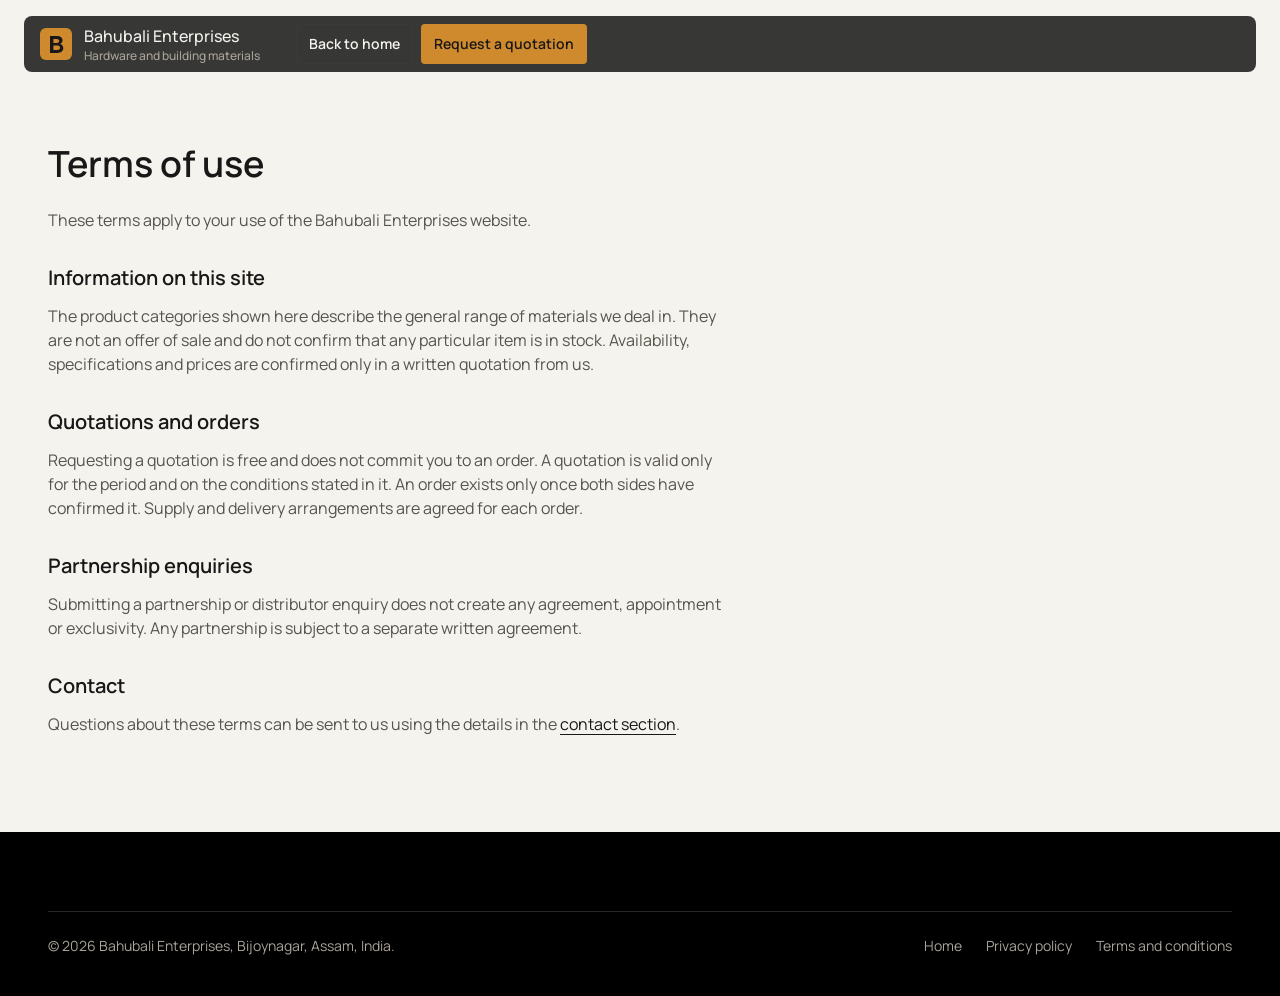
<file: terms.html>
<!doctype html>
<html lang="en">
<head>
<meta charset="utf-8">
<meta name="viewport" content="width=device-width, initial-scale=1">
<title>Terms of use | Bahubali Enterprises</title>
<meta name="description" content="Terms for using the Bahubali Enterprises website and requesting quotations.">
<meta name="robots" content="noindex">
<link rel="icon" href="assets/img/favicon.svg" type="image/svg+xml">
<link rel="stylesheet" href="assets/css/styles.css">
</head>
<body>
<a class="skip-link button-sm" href="#main">Skip to content</a>
<header class="site-header"><div class="container header-inner"><a class="brand" href="index.html"><span class="brand-mark" aria-hidden="true"><svg viewBox="0 0 32 32" width="32" height="32"><rect width="32" height="32" rx="6" fill="currentColor"/><path d="M10 8h7.200c3.300 0 5.300 1.700 5.300 4.300 0 1.700-.9 3-2.400 3.600 2 .5 3.200 2 3.200 4.100 0 3-2.200 4.900-5.900 4.900H10V8zm6.700 7c1.600 0 2.500-.7 2.500-2s-.9-2-2.500-2h-3.300v4h3.300zm.5 7c1.800 0 2.800-.8 2.800-2.200s-1-2.200-2.800-2.200h-3.800V22h3.800z" fill="var(--brand-mark-ink)"/></svg></span><span class="brand-text"><span class="title-3">Bahubali Enterprises</span><span class="caption-4 brand-sub">Hardware and building materials</span></span></a><div class="header-actions"><a class="btn btn-ghost-dark button-sm" href="index.html">Back to home</a><a class="btn btn-accent button-sm header-cta" href="index.html#quote">Request a quotation</a></div></div></header>
<main id="main" class="page"><div class="container"><article class="prose body-3">
<h1 class="heading-3">Terms of use</h1>
<p>These terms apply to your use of the Bahubali Enterprises website.</p>
<h2 class="heading-6">Information on this site</h2>
<p>The product categories shown here describe the general range of materials we deal in. They are not an offer of sale and do not confirm that any particular item is in stock. Availability, specifications and prices are confirmed only in a written quotation from us.</p>
<h2 class="heading-6">Quotations and orders</h2>
<p>Requesting a quotation is free and does not commit you to an order. A quotation is valid only for the period and on the conditions stated in it. An order exists only once both sides have confirmed it. Supply and delivery arrangements are agreed for each order.</p>
<h2 class="heading-6">Partnership enquiries</h2>
<p>Submitting a partnership or distributor enquiry does not create any agreement, appointment or exclusivity. Any partnership is subject to a separate written agreement.</p>
<h2 class="heading-6">Contact</h2>
<p>Questions about these terms can be sent to us using the details in the <a href="index.html#contact">contact section</a>.</p>
</article></div></main>
<footer class="footer"><div class="container"><div class="footer-base" style="margin-top:0"><p class="caption-2">© 2026 Bahubali Enterprises, Bijoynagar, Assam, India.</p><nav aria-label="Legal" class="caption-2 legal-links"><a href="index.html">Home</a><a href="privacy.html">Privacy policy</a><a href="terms.html">Terms and conditions</a></nav></div></div></footer>
</body></html>
</file>
<file: assets/css/styles.css>
/* Bahubali Enterprise. Tokens follow the landing page design system:
   Tailwind type scale, fixed spacing table, flat backgrounds, one typeface. */
@font-face { font-family: "Manrope"; src: url("../fonts/manrope-latin-wght-normal.woff2") format("woff2"); font-weight: 200 800; font-style: normal; font-display: swap; }
@font-face { font-family: "Phosphor"; src: url("../fonts/Phosphor.woff2") format("woff2"); font-weight: normal; font-style: normal; font-display: block; }

:root {
  --s-0: 0; --s-25: 2px; --s-50: 4px; --s-75: 8px; --s-100: 12px; --s-200: 16px; --s-300: 24px;
  --s-400: 32px; --s-500: 40px; --s-600: 48px; --s-700: 64px; --s-800: 80px; --s-900: 96px;
  --r-sm: 4px; --r-md: 6px; --r-lg: 8px; --r-xl: 12px; --r-2xl: 16px; --r-3xl: 24px; --r-full: 9999px;
  /* Light surfaces */
  --bg: #F5F3EE; --stone: #ECE8DF; --surface: #FFFFFF; --ink: #181818; --muted: #57544D; --line: #D9D3C7;
  /* Industrial amber accent: --accent for fills, --accent-ink for text on light surfaces */
  --accent: #D08A2E; --accent-hover: #E19B3F; --accent-ink: #8A520F;
  /* Dark surfaces (skill palette only) */
  --dark: #181818; --dark-2: #1F1F1F; --dark-3: #272727; --dark-4: #313131; --dark-line: #3A3A3A; --dark-muted: #A9A49A;
  --brand-mark-ink: #F5F3EE;
  --error: #A32A1C; --success: #1F5A3A; --error-dark: #FF8A7A; --success-dark: #7FD1A0;
  --ease: cubic-bezier(0.22, 1, 0.36, 1);
}
*, *::before, *::after { box-sizing: border-box; }
html { scroll-behavior: smooth; scroll-padding-top: var(--s-800); -webkit-text-size-adjust: 100%; }
body { margin: 0; background: var(--bg); color: var(--ink); font-family: "Manrope", system-ui, sans-serif; font-size: 16px; line-height: 24px; font-weight: 400; -webkit-font-smoothing: antialiased; overflow-x: hidden; }
h1, h2, h3, h4, p, ul, ol, dl, dd, figure { margin: 0; padding: 0; }
h1, h2, h3, h4 { text-wrap: balance; }
p, li, dd { text-wrap: pretty; }
ul, ol { list-style: none; }
a { color: inherit; text-decoration: none; }
img, iframe { display: block; max-width: 100%; }
button, input, select, textarea { font: inherit; color: inherit; }
em, i { font-style: normal; }

/* Text styles */
.heading-1 { font-size: 60px; line-height: 60px; font-weight: 600; }
.heading-2 { font-size: 48px; line-height: 48px; font-weight: 600; }
.heading-3 { font-size: 36px; line-height: 40px; font-weight: 600; }
.heading-4 { font-size: 30px; line-height: 36px; font-weight: 600; }
.heading-5 { font-size: 24px; line-height: 32px; font-weight: 600; }
.heading-6 { font-size: 20px; line-height: 28px; font-weight: 600; }
.title-1 { font-size: 20px; line-height: 28px; font-weight: 500; }
.title-2 { font-size: 18px; line-height: 28px; font-weight: 500; }
.title-3 { font-size: 16px; line-height: 24px; font-weight: 500; }
.title-4 { font-size: 14px; line-height: 20px; font-weight: 500; }
.body-2 { font-size: 16px; line-height: 24px; font-weight: 500; }
.body-3 { font-size: 16px; line-height: 24px; font-weight: 400; }
.body-5 { font-size: 14px; line-height: 20px; font-weight: 500; }
.body-6 { font-size: 14px; line-height: 20px; font-weight: 400; }
.button-md { font-size: 16px; line-height: 24px; font-weight: 600; }
.button-sm { font-size: 14px; line-height: 20px; font-weight: 600; }
.caption-1 { font-size: 14px; line-height: 20px; font-weight: 500; }
.caption-2 { font-size: 14px; line-height: 20px; font-weight: 400; }
.caption-3 { font-size: 12px; line-height: 16px; font-weight: 600; }
.caption-4 { font-size: 12px; line-height: 16px; font-weight: 500; }
/* Responsive heading steps: each stage is still a named scale step */
.hero-title { font-size: 36px; line-height: 40px; font-weight: 600; }          /* Heading 3 */
.section-title { font-size: 30px; line-height: 36px; font-weight: 600; }       /* Heading 4 */
.tagline-text { font-size: 30px; line-height: 36px; font-weight: 600; }        /* Heading 4 */
@media (min-width: 768px) {
  .hero-title { font-size: 48px; line-height: 48px; }                          /* Heading 2 */
  .section-title { font-size: 36px; line-height: 40px; }                       /* Heading 3 */
  .tagline-text { font-size: 48px; line-height: 48px; }                        /* Heading 2 */
}
@media (min-width: 1100px) {
  .hero-title { font-size: 60px; line-height: 60px; }                          /* Heading 1 */
}
.muted { color: var(--muted); }
.accent { color: var(--accent); }

/* Icons */
.ph { font-family: "Phosphor" !important; font-style: normal; font-weight: normal; line-height: 1; display: inline-block; -webkit-font-smoothing: antialiased; }
.ph-pipe:before {  content: "\ed86"; }
.ph-lightning:before {  content: "\e2de"; }
.ph-paint-roller:before {  content: "\e6f4"; }
.ph-wrench:before {  content: "\e5d4"; }
.ph-door:before {  content: "\e61c"; }
.ph-house-line:before {  content: "\e2c4"; }
.ph-squares-four:before {  content: "\e464"; }
.ph-package:before {  content: "\e390"; }
.ph-barricade:before {  content: "\e948"; }
.ph-whatsapp-logo:before {  content: "\e5d0"; }
.ph-phone:before {  content: "\e3b8"; }
.ph-arrow-right:before {  content: "\e06c"; }
.ph-plus:before {  content: "\e3d4"; }
.ph-map-pin:before {  content: "\e316"; }
.ph-clock:before {  content: "\e19a"; }
.ph-envelope-simple:before {  content: "\e218"; }
.ph-hard-hat:before {  content: "\ed46"; }
.ph-storefront:before {  content: "\e470"; }
.ph-buildings:before {  content: "\e102"; }
.ph-check-circle:before {  content: "\e184"; }
.ph-warning-circle:before {  content: "\e4e2"; }
.ph-handshake:before {  content: "\e582"; }
.ph-arrow-up-right:before {  content: "\e092"; }
.ph-caret-down:before {  content: "\e136"; }
.ph-shower:before {  content: "\e776"; }
.ph-cylinder:before {  content: "\e8fc"; }
.ph-stack:before {  content: "\e466"; }
.ph-drop:before {  content: "\e210"; }
.ph-flask:before {  content: "\e79e"; }
.ph-toolbox:before {  content: "\eca0"; }

/* ================= Layout ================= */
.container { width: 100%; max-width: 1280px; margin: 0 auto; padding: 0 var(--s-200); }
@media (min-width: 768px) { .container { padding: 0 var(--s-400); } }
@media (min-width: 1280px) { .container { padding: 0 var(--s-600); } }
.section { padding: var(--s-800) 0; }
@media (min-width: 1024px) { .section { padding: var(--s-900) 0; } }
.section-stone { background: var(--stone); }
.section-dark { background: var(--dark); color: #F5F3EE; }
.section-dark .muted, .section-dark .section-note { color: var(--dark-muted); }
.muted { color: var(--muted); }

.kicker { display: flex; align-items: center; gap: var(--s-100); color: var(--accent-ink); margin-bottom: var(--s-200); }
.kicker-line { width: 24px; height: 2px; background: currentColor; flex: none; }
.section-dark .kicker, .hero-visual .kicker, .final .kicker { color: var(--accent); }
.section-top { display: grid; gap: var(--s-300); margin-bottom: var(--s-600); align-items: end; }
.section-top .section-title { max-width: 680px; }
.section-note { max-width: 440px; }
@media (min-width: 1024px) { .section-top { grid-template-columns: 1fr auto; gap: var(--s-700); } }
.split { display: grid; gap: var(--s-500); }
@media (min-width: 1024px) { .split { grid-template-columns: 4fr 7fr; gap: var(--s-700); } }
.idx { color: var(--accent-ink); font-variant-numeric: tabular-nums; }

.skip-link { position: absolute; left: var(--s-200); top: var(--s-200); z-index: 100; background: var(--ink); color: #fff; padding: var(--s-75) var(--s-100); border-radius: var(--r-sm); transform: translateY(-80px); transition: transform 500ms var(--ease); }
.skip-link:focus { transform: translateY(0); }
:focus-visible { outline: 2px solid var(--accent-ink); outline-offset: 2px; }
.section-dark :focus-visible, .final :focus-visible, .footer :focus-visible, .hero-visual :focus-visible, .mobile-menu :focus-visible, .action-bar :focus-visible { outline-color: var(--accent); }

/* ================= Buttons ================= */
.btn { display: inline-flex; align-items: center; justify-content: center; gap: var(--s-75); padding: var(--s-75) var(--s-100); min-height: 40px; border-radius: var(--r-sm); border: 1px solid transparent; cursor: pointer; white-space: nowrap; transition: background-color 300ms var(--ease), border-color 300ms var(--ease), color 300ms var(--ease), transform 300ms var(--ease); }
.btn .ph { font-size: 16px; transition: transform 300ms var(--ease); }
.btn:hover .ph-arrow-right { transform: translateX(4px); }
.btn:active { transform: scale(0.98); }
.btn-lg { min-height: 48px; padding: var(--s-100) var(--s-300); }
.btn-accent { background: var(--accent); color: var(--dark); }
.btn-accent:hover { background: var(--accent-hover); }
.btn-dark { background: var(--dark); color: #F5F3EE; }
.btn-dark:hover { background: var(--dark-4); }
.btn-outline { background: transparent; color: var(--ink); border-color: var(--ink); }
.btn-outline:hover { background: var(--ink); color: #F5F3EE; }
.btn-ghost-dark { background: transparent; color: #F5F3EE; border-color: var(--dark-line); }
.btn-ghost-dark:hover { border-color: #F5F3EE; }
.btn[disabled] { opacity: 0.6; cursor: progress; }
.text-link { display: inline-flex; align-items: center; gap: var(--s-75); border-radius: var(--r-sm); transition: color 300ms var(--ease); }
.text-link .ph { font-size: 18px; transition: transform 300ms var(--ease); }
.text-link:hover { color: var(--accent-ink); }
.text-link:hover .ph-arrow-right { transform: translateX(4px); }
.section-dark .text-link:hover, .final .text-link:hover { color: var(--accent); }
.inline-link { color: inherit; text-decoration: underline; text-underline-offset: 4px; text-decoration-color: var(--accent); transition: color 300ms var(--ease); }
.inline-link:hover { color: var(--accent-ink); }

/* ================= Header ================= */
.site-header { position: fixed; top: var(--s-100); left: 0; right: 0; z-index: 50; padding: 0 var(--s-100); pointer-events: none; }
.header-inner { pointer-events: auto; display: flex; align-items: center; gap: var(--s-300); max-width: 1232px; padding: var(--s-75) var(--s-75) var(--s-75) var(--s-200); background: rgba(24,24,24,0.86); -webkit-backdrop-filter: blur(16px); backdrop-filter: blur(16px); color: #F5F3EE; border-radius: var(--r-lg); transition: background-color 300ms var(--ease); }
@media (min-width: 768px) { .site-header { top: var(--s-200); padding: 0 var(--s-200); } }
.brand { display: inline-flex; align-items: center; gap: var(--s-100); border-radius: var(--r-sm); min-width: 0; }
.brand-mark { color: var(--accent); display: block; flex: none; line-height: 0; --brand-mark-ink: #181818; }
.brand-text { display: grid; min-width: 0; }
.brand-text .title-3 { white-space: nowrap; }
.brand-sub { color: var(--dark-muted); white-space: nowrap; }
.nav-links { display: none; align-items: center; gap: var(--s-300); margin-left: auto; }
.nav-links a { color: var(--dark-muted); border-radius: var(--r-sm); padding: var(--s-50) 0; transition: color 300ms var(--ease); position: relative; }
.nav-links a::after { content: ""; position: absolute; left: 0; right: 0; bottom: -2px; height: 2px; background: var(--accent); transform: scaleX(0); transform-origin: left; transition: transform 500ms var(--ease); }
.nav-links a:hover, .nav-links a[aria-current="true"] { color: #F5F3EE; }
.nav-links a[aria-current="true"]::after { transform: scaleX(1); }
.header-actions { display: flex; align-items: center; gap: var(--s-75); margin-left: auto; }
.menu-toggle { width: 40px; height: 40px; border-radius: var(--r-sm); border: 1px solid var(--dark-line); background: transparent; display: grid; place-items: center; cursor: pointer; position: relative; color: #F5F3EE; }
.menu-toggle span { position: absolute; width: 16px; height: 2px; background: currentColor; border-radius: var(--r-full); transition: transform 500ms var(--ease); }
.menu-toggle span:first-child { transform: translateY(-4px); }
.menu-toggle span:last-child { transform: translateY(4px); }
.menu-toggle[aria-expanded="true"] span:first-child { transform: rotate(45deg); }
.menu-toggle[aria-expanded="true"] span:last-child { transform: rotate(-45deg); }
@media (max-width: 559px) { .header-cta { display: none; } .brand-sub { display: none; } }
@media (min-width: 1100px) { .nav-links { display: flex; } .menu-toggle { display: none; } .header-actions { margin-left: var(--s-100); } }

.mobile-menu { position: fixed; inset: 0; z-index: 40; background: rgba(24,24,24,0.97); -webkit-backdrop-filter: blur(24px); backdrop-filter: blur(24px); color: #F5F3EE; padding: var(--s-900) var(--s-300) var(--s-400); display: flex; flex-direction: column; gap: var(--s-400); opacity: 0; visibility: hidden; transition: opacity 300ms var(--ease), visibility 0s linear 300ms; overflow-y: auto; }
.mobile-menu.open { opacity: 1; visibility: visible; transition: opacity 300ms var(--ease); }
.m-nav { display: grid; gap: var(--s-100); padding-top: var(--s-300); }
.mobile-menu a.m-link { opacity: 0; transform: translateY(24px); transition: opacity 500ms var(--ease), transform 500ms var(--ease), color 300ms var(--ease); border-radius: var(--r-sm); }
.mobile-menu a.m-link:hover { color: var(--accent); }
.mobile-menu.open a.m-link { opacity: 1; transform: none; transition-delay: min(calc(var(--i) * 60ms), 400ms); }
.mobile-menu .menu-cta { margin-top: auto; display: grid; gap: var(--s-100); }
@media (min-width: 1100px) { .mobile-menu { display: none; } }

/* ================= Hero ================= */
.hero { background: var(--bg); }
.hero-grid { display: grid; min-height: 100svh; }
.hero-copy { padding: calc(var(--s-900) + var(--s-400)) var(--s-200) var(--s-600); display: flex; flex-direction: column; justify-content: center; }
.hero-title { max-width: 680px; font-size: 36px; line-height: 40px; font-weight: 600; background: linear-gradient(90deg, #000000, #666666); -webkit-background-clip: text; background-clip: text; color: transparent; padding-bottom: var(--s-50); }
.hero-title span { display: block; }
.hero-sub { max-width: 560px; margin-top: var(--s-300); color: var(--muted); }
.hero-actions { margin-top: var(--s-400); display: flex; flex-wrap: wrap; gap: var(--s-100); }
.hero-contact { margin-top: var(--s-300); display: flex; flex-wrap: wrap; align-items: center; gap: var(--s-100) var(--s-300); }
.hero-visual { position: relative; background: var(--dark); color: #F5F3EE; overflow: hidden; display: flex; align-items: flex-end; min-height: 440px; }
.hero-visual .photo { position: absolute; inset: 0; width: 100%; height: 100%; object-fit: cover; opacity: 0; transition: opacity 700ms var(--ease); }
.hero-visual.has-photo .photo { opacity: 1; }
.hero-index { position: relative; width: 100%; padding: var(--s-600) var(--s-200) var(--s-400); }
.has-photo .hero-index { background: rgba(24,24,24,0.88); -webkit-backdrop-filter: blur(8px); backdrop-filter: blur(8px); margin: var(--s-200); width: auto; border-radius: var(--r-lg); padding: var(--s-300); }
.index-head { color: var(--accent); margin-bottom: var(--s-200); }
.index-list li a { display: flex; align-items: baseline; gap: var(--s-200); padding: var(--s-100) 0; border-radius: var(--r-sm); transition: color 300ms var(--ease), transform 500ms var(--ease); }
.index-list li + li a { box-shadow: 0 -1px 0 var(--dark-line); }
.index-list .idx { color: var(--dark-muted); width: 24px; flex: none; }
.index-list a:hover { color: var(--accent); transform: translateX(4px); }
.hero-band { background: var(--dark-2); color: var(--dark-muted); }
.band-inner { display: flex; flex-wrap: wrap; justify-content: space-between; align-items: center; gap: var(--s-100) var(--s-300); padding-top: var(--s-200); padding-bottom: var(--s-200); }
.band-k { color: var(--accent); margin-right: var(--s-100); }
.band-link { color: #F5F3EE; }
.band-link:hover { color: var(--accent); }
@media (min-width: 768px) {
  .hero-title { font-size: 48px; line-height: 48px; }
  .hero-copy { padding: calc(var(--s-900) + var(--s-600)) var(--s-400) var(--s-700); }
  .hero-index { padding: var(--s-700) var(--s-400) var(--s-500); }
}
@media (min-width: 1024px) {
  .hero-grid { grid-template-columns: 7fr 5fr; min-height: max(720px, calc(100svh - 56px)); }
  .hero-copy { padding: calc(var(--s-900) + var(--s-700)) var(--s-600) var(--s-800) max(var(--s-400), calc((100vw - 1280px) / 2 + var(--s-600))); }
  .hero-visual { min-height: 0; }
  .hero-index { padding: calc(var(--s-900) + var(--s-400)) var(--s-500) var(--s-600); }
}
@media (min-width: 1280px) { .hero-title { font-size: 60px; line-height: 60px; } }

/* ================= About ================= */
.about-grid { display: grid; gap: var(--s-500); }
@media (min-width: 1024px) { .about-grid { grid-template-columns: 5fr 7fr; gap: var(--s-700); } }
.lead { color: var(--ink); max-width: 680px; }
.facts { margin-top: var(--s-500); }
.facts div { display: grid; gap: var(--s-50); padding: var(--s-200) 0; box-shadow: 0 -1px 0 var(--line); }
.facts dt { color: var(--accent-ink); }
@media (min-width: 640px) { .facts div { grid-template-columns: 120px 1fr; gap: var(--s-300); align-items: baseline; } }

/* ================= Catalogue ================= */
.catalogue { display: grid; gap: var(--s-200); grid-template-columns: 1fr; }
@media (min-width: 640px) { .catalogue { grid-template-columns: repeat(2, 1fr); } }
@media (min-width: 1024px) { .catalogue { grid-template-columns: repeat(4, 1fr); gap: var(--s-300); } .tile-feature { grid-column: span 2; } }
.tile > a { display: flex; flex-direction: column; height: 100%; background: var(--surface); border-radius: var(--r-sm); overflow: hidden; transition: transform 500ms var(--ease); }
.tile > a:hover { transform: translateY(-4px); }
.tile > a:active { transform: scale(0.99); }
.tile-media { position: relative; aspect-ratio: 4 / 3; background: var(--dark-2); overflow: hidden; display: grid; place-items: center; }
.tile-feature .tile-media { aspect-ratio: 16 / 10; }

.tile-media .photo { position: absolute; inset: 0; width: 100%; height: 100%; object-fit: cover; opacity: 0; transition: opacity 700ms var(--ease), transform 700ms var(--ease); }
.has-photo .tile-media .photo { opacity: 1; }
.tile > a:hover .photo { transform: scale(1.04); }
.tile-icon { font-size: 48px; color: var(--accent); transition: transform 500ms var(--ease); }
.tile-feature .tile-icon { font-size: 64px; }
.has-photo .tile-icon { display: none; }
.tile > a:hover .tile-icon { transform: scale(1.08); }
.tile-body { display: flex; flex-direction: column; gap: var(--s-75); padding: var(--s-300); flex: 1; }
.tile-body p { color: var(--muted); }
.tile-cta { margin-top: auto; padding-top: var(--s-100); display: inline-flex; align-items: center; gap: var(--s-75); color: var(--ink); }
.tile-cta .ph { font-size: 16px; transition: transform 300ms var(--ease); }
.tile > a:hover .tile-cta { color: var(--accent-ink); }
.tile > a:hover .tile-cta .ph { transform: translateX(4px); }
.tile-cta-card > a { background: var(--dark); color: #F5F3EE; }
.tile-cta-card .tile-body { justify-content: flex-end; padding: var(--s-400) var(--s-300); min-height: 240px; }
.tile-cta-card .tile-body p { color: var(--dark-muted); }
.tile-cta-card .tile-cta { color: var(--accent); }
.tile-cta-card > a:hover .tile-cta { color: var(--accent-hover); }
@media (min-width: 640px) and (max-width: 1023px) { .tile-cta-card { grid-column: span 2; } }
@media (min-width: 1024px) { .tile-cta-card { grid-column: span 2; } .tile-cta-card .tile-body { min-height: 0; } }

/* ================= Benefits (dark) ================= */
.benefits { display: grid; gap: 0; }
.benefits li { display: grid; grid-template-columns: 64px 1fr; gap: var(--s-200); padding: var(--s-400) 0; box-shadow: 0 -1px 0 var(--dark-line); }
.benefits .b-num { color: var(--accent); }
.benefits h3 { margin-bottom: var(--s-75); }
.benefits p { color: var(--dark-muted); max-width: 520px; }
@media (min-width: 768px) { .benefits { grid-template-columns: 1fr 1fr; column-gap: var(--s-600); } .benefits li { grid-template-columns: 80px 1fr; padding: var(--s-500) 0; } }

/* ================= Tagline ================= */
.tagline { background: var(--dark); color: #F5F3EE; padding: 0 0 var(--s-900); }
.tagline-text { max-width: 880px; font-size: 30px; line-height: 36px; font-weight: 600; }
@media (min-width: 768px) { .tagline-text { font-size: 48px; line-height: 48px; } }
@media (min-width: 1280px) { .tagline-text { font-size: 60px; line-height: 60px; } }
.tagline-text .w { opacity: 0.3; transition: opacity 500ms var(--ease); }
.tagline-text .w.on { opacity: 1; }

/* ================= Segments ================= */
.segments { display: grid; gap: var(--s-200); }
@media (min-width: 1024px) { .segments { grid-template-columns: repeat(3, 1fr); gap: var(--s-300); } }
.segment { display: flex; flex-direction: column; gap: var(--s-200); padding: var(--s-400) var(--s-300); background: var(--surface); border-radius: var(--r-sm); transition: transform 500ms var(--ease); }
.segment:hover { transform: translateY(-4px); }
.seg-head { display: flex; justify-content: space-between; align-items: center; margin-bottom: var(--s-200); }
.seg-head .ph { font-size: 40px; color: var(--accent-ink); }
.segment p { color: var(--muted); }
.segment > .text-link, .seg-links { margin-top: auto; padding-top: var(--s-200); }
.seg-links { display: flex; flex-wrap: wrap; gap: var(--s-100) var(--s-300); }

/* ================= Process ================= */
.process { display: grid; gap: var(--s-400); counter-reset: none; }
.process li { position: relative; display: grid; gap: var(--s-100); padding-left: 64px; }
.p-mark { position: absolute; left: 0; top: 0; width: 40px; height: 40px; border-radius: var(--r-full); background: var(--dark); color: var(--accent); display: grid; place-items: center; }
.process li:not(:last-child)::before { content: ""; position: absolute; left: 19px; top: 48px; bottom: calc(-1 * var(--s-400) + 8px); width: 2px; background: var(--line); }
.process p { color: var(--muted); max-width: 400px; }
@media (min-width: 1024px) {
  .process { grid-template-columns: repeat(3, 1fr); gap: var(--s-600); }
  .process li { padding-left: 0; padding-top: 64px; }
  .process li:not(:last-child)::before { left: 48px; right: calc(-1 * var(--s-600) + 8px); top: 19px; bottom: auto; width: auto; height: 2px; }
}

/* ================= Forms ================= */
.form-grid { display: grid; gap: var(--s-500); align-items: start; }
@media (min-width: 1024px) { .form-grid { grid-template-columns: 5fr 7fr; gap: var(--s-700); } }
.form-grid.closed { grid-template-columns: 1fr; }
.form-aside .aside-text { margin-top: var(--s-200); max-width: 560px; }
.assure { margin-top: var(--s-400); display: grid; gap: var(--s-100); }
.assure li { display: flex; gap: var(--s-100); color: var(--dark-muted); }
.assure .ph { font-size: 20px; color: var(--accent); flex: none; margin-top: var(--s-25); }
.alt { margin-top: var(--s-400); display: flex; flex-wrap: wrap; align-items: center; gap: var(--s-200) var(--s-300); }
.form-panel { background: var(--dark-3); border-radius: var(--r-lg); padding: var(--s-300) var(--s-200); display: grid; gap: var(--s-400); }
.form-panel-light { background: var(--surface); }
@media (min-width: 640px) { .form-panel { padding: var(--s-500); } }
fieldset { border: 0; margin: 0; padding: 0; min-width: 0; }
.legend { padding: 0; margin-bottom: var(--s-200); color: var(--accent); }
.fields { display: grid; gap: var(--s-200) var(--s-300); }
@media (min-width: 640px) { .fields { grid-template-columns: 1fr 1fr; } .fields .full { grid-column: 1 / -1; } }
.field { display: grid; gap: var(--s-75); align-content: start; }
.field .opt { color: var(--muted); font-weight: 400; }
.field input, .field select, .field textarea { width: 100%; min-height: 48px; padding: var(--s-100); border-radius: var(--r-sm); border: 1px solid var(--line); background: var(--surface); color: var(--ink); font-size: 16px; line-height: 24px; transition: border-color 300ms var(--ease), background-color 300ms var(--ease); }
.field textarea { resize: vertical; min-height: 96px; }
.field input:hover, .field select:hover, .field textarea:hover { border-color: var(--muted); }
.field input:focus-visible, .field select:focus-visible, .field textarea:focus-visible { outline: 2px solid var(--accent); outline-offset: 0; border-color: var(--accent); }
.field [aria-invalid="true"] { border-color: var(--error); }
.field .hint { color: var(--muted); }
.field .err { color: var(--error); display: none; }
.field .err.show { display: block; }
.form-section .form-panel { color: #F5F3EE; }
.form-section .field input, .form-section .field select, .form-section .field textarea { background: var(--dark); border-color: var(--dark-line); color: #F5F3EE; }
.form-section .field input::placeholder, .form-section .field textarea::placeholder { color: #8C877E; }
.form-section .field input:hover, .form-section .field textarea:hover { border-color: #6E6A62; }
.form-section .field .opt, .form-section .field .hint { color: var(--dark-muted); }
.form-section .field [aria-invalid="true"] { border-color: var(--error-dark); }
.form-section .field .err { color: var(--error-dark); }
.hp { position: absolute; left: -9999px; width: 1px; height: 1px; overflow: hidden; }
.form-foot { display: flex; flex-wrap: wrap; align-items: center; gap: var(--s-200) var(--s-300); }
.form-foot p { color: var(--muted); flex: 1 1 200px; }
.form-section .form-foot p { color: var(--dark-muted); }
.form-foot a { text-decoration: underline; text-underline-offset: 4px; }
.form-msg { display: none; padding: var(--s-100) var(--s-200); border-radius: var(--r-sm); gap: var(--s-75); align-items: flex-start; }
.form-msg.show { display: flex; }
.form-msg .ph { font-size: 20px; flex: none; margin-top: var(--s-25); }
.form-msg.error { color: var(--error); background: #F7E3DF; }
.form-msg.success { color: var(--success); background: #DDEFE3; }
.form-section .form-msg.error { color: var(--error-dark); background: #3A2522; }
.form-section .form-msg.success { color: var(--success-dark); background: #1F3328; }
.form-msg a { text-decoration: underline; text-underline-offset: 4px; }
@media (max-width: 1023px) { .form-section .form-grid { gap: var(--s-400); } }

/* ================= FAQ ================= */
.faq-list { display: grid; }
.faq-list details { box-shadow: 0 -1px 0 var(--line); }
.faq-list details:last-child { box-shadow: 0 -1px 0 var(--line), 0 1px 0 var(--line); }
.faq-list summary { list-style: none; cursor: pointer; padding: var(--s-300) 0; display: flex; justify-content: space-between; align-items: center; gap: var(--s-200); border-radius: var(--r-sm); transition: color 300ms var(--ease); }
.faq-list summary:hover { color: var(--accent-ink); }
.faq-list summary::-webkit-details-marker { display: none; }
.faq-list summary .ph { font-size: 20px; flex: none; width: 32px; height: 32px; display: grid; place-items: center; border-radius: var(--r-full); background: var(--surface); transition: transform 500ms var(--ease), background-color 300ms var(--ease); }
.faq-list details[open] summary .ph { transform: rotate(45deg); background: var(--accent); color: var(--dark); }
.faq-list details p { padding: 0 var(--s-600) var(--s-300) 0; color: var(--muted); max-width: 680px; }

/* ================= Contact ================= */
.contact-grid { display: grid; gap: var(--s-300); }
@media (min-width: 1024px) { .contact-grid { grid-template-columns: 5fr 7fr; } }
.contact-panel { background: var(--stone); border-radius: var(--r-sm); padding: var(--s-400) var(--s-300); display: flex; flex-direction: column; gap: var(--s-400); align-items: flex-start; }
.contact-list { display: grid; gap: var(--s-300); width: 100%; }
.contact-list > div { display: flex; gap: var(--s-200); }
.contact-list .ph { font-size: 24px; color: var(--accent-ink); flex: none; }
.contact-list dt { color: var(--muted); margin-bottom: var(--s-25); }
.contact-list a { text-decoration: underline; text-underline-offset: 4px; text-decoration-color: var(--line); transition: color 300ms var(--ease); }
.contact-list a:hover { color: var(--accent-ink); }
.map { border-radius: var(--r-sm); overflow: hidden; background: var(--stone); min-height: 360px; }
.map iframe { width: 100%; height: 100%; min-height: 360px; border: 0; filter: grayscale(0.4) contrast(1.05); }

/* ================= Final CTA ================= */
.final { background: var(--accent); color: var(--dark); padding: var(--s-800) 0; }
.final-inner { display: grid; gap: var(--s-400); align-items: end; }
.final p { max-width: 560px; margin-top: var(--s-200); color: #3A2A14; }
.final-actions { display: flex; flex-wrap: wrap; align-items: center; gap: var(--s-200) var(--s-300); }
.final .btn-accent { background: var(--dark); color: #F5F3EE; }
.final .btn-accent:hover { background: var(--dark-4); }
.final .text-link:hover { color: #F5F3EE; }
.final :focus-visible { outline-color: var(--dark); }
@media (min-width: 1024px) { .final-inner { grid-template-columns: 1fr auto; gap: var(--s-700); } }

/* ================= Footer ================= */
.footer { background: #000000; color: var(--dark-muted); padding: var(--s-800) 0 var(--s-900); }
@media (min-width: 768px) { .footer { padding-bottom: var(--s-500); } }
.footer-grid { display: grid; gap: var(--s-500); }
@media (min-width: 640px) { .footer-grid { grid-template-columns: 1fr 1fr; } }
@media (min-width: 1024px) { .footer-grid { grid-template-columns: 2fr 1fr 1fr 1fr; gap: var(--s-600); } }
.footer .brand { color: #F5F3EE; }
.footer-brand p { margin-top: var(--s-200); max-width: 320px; }
.f-col { display: grid; gap: var(--s-100); align-content: start; }
.f-head { color: #F5F3EE; margin-bottom: var(--s-50); }
.footer a:not(.brand) { border-radius: var(--r-sm); transition: color 300ms var(--ease); justify-self: start; }
.footer a:not(.brand):hover { color: var(--accent); }
.footer-base { margin-top: var(--s-700); padding-top: var(--s-300); box-shadow: 0 -1px 0 var(--dark-3); display: flex; flex-wrap: wrap; justify-content: space-between; gap: var(--s-200); }
.legal-links { display: flex; gap: var(--s-300); }

/* ================= Mobile action bar ================= */
.action-bar { position: fixed; left: var(--s-100); right: var(--s-100); bottom: var(--s-100); z-index: 30; display: flex; gap: var(--s-75); padding: var(--s-75); background: rgba(24,24,24,0.94); -webkit-backdrop-filter: blur(16px); backdrop-filter: blur(16px); border-radius: var(--r-lg); opacity: 0; visibility: hidden; transform: translateY(16px); transition: opacity 500ms var(--ease), transform 500ms var(--ease), visibility 0s linear 500ms; }
.action-bar.show { opacity: 1; visibility: visible; transform: none; transition: opacity 500ms var(--ease), transform 500ms var(--ease); }
.action-bar .btn { flex: 1 1 0; min-height: 44px; padding: var(--s-75); }
.action-bar .btn-accent { flex: 2 1 0; }
.action-bar.near-form { opacity: 0; visibility: hidden; transform: translateY(16px); }
@media (min-width: 768px) { .action-bar { display: none; } }

/* ================= Legal and 404 pages ================= */
.page { padding: calc(var(--s-900) + var(--s-600)) 0 var(--s-900); }
.prose { max-width: 680px; }
.prose h1 { margin-bottom: var(--s-300); }
.prose h2 { margin: var(--s-400) 0 var(--s-100); }
.prose p, .prose li { color: var(--muted); }
.prose p + p { margin-top: var(--s-200); }
.prose ul { list-style: disc; padding-left: var(--s-300); display: grid; gap: var(--s-75); }
.prose a { color: var(--ink); text-decoration: underline; text-underline-offset: 4px; }
.center-page { min-height: 100vh; display: grid; place-items: center; text-align: center; padding: var(--s-300); background: var(--dark); color: #F5F3EE; }
.center-page p { margin: var(--s-200) auto var(--s-400); color: var(--dark-muted); max-width: 440px; }
.center-page .brand { color: #F5F3EE; }

/* ================= Reveal ================= */
.reveal { opacity: 0; transform: translateY(32px); transition: opacity 700ms var(--ease), transform 700ms var(--ease); }
.reveal.in { opacity: 1; transform: none; }
.no-js .reveal { opacity: 1; transform: none; }
.no-js .tagline-text .w { opacity: 1; }
[hidden] { display: none !important; }

@media (prefers-reduced-motion: reduce) {
  html { scroll-behavior: auto; }
  .reveal, .mobile-menu a.m-link, .action-bar { transform: none; }
  .tagline-text .w { opacity: 1; transition: none; }
  .tile > a:hover, .tile > a:hover .photo, .tile > a:hover .tile-icon, .segment:hover, .index-list a:hover, .btn:active, .btn:hover .ph-arrow-right, .text-link:hover .ph-arrow-right, .tile > a:hover .tile-cta .ph { transform: none; }
  .menu-toggle span, .skip-link, .faq-list summary .ph, .nav-links a::after { transition: none; }
}
.no-js .photo { opacity: 1; }
.no-js .tile-icon { display: none; }

/* Hero with photo: the category index becomes a compact caption so the photograph carries the panel */
.has-photo .hero-index { margin: var(--s-200); width: auto; padding: var(--s-200) var(--s-300); }
.has-photo .index-list { display: grid; grid-template-columns: 1fr 1fr; column-gap: var(--s-300); }
.has-photo .index-list li a { padding: var(--s-75) 0; gap: var(--s-100); }
.has-photo .index-list li + li a { box-shadow: none; }
.has-photo .index-list .title-2 { font-size: 14px; line-height: 20px; }
.has-photo .index-list .idx { width: 16px; font-size: 12px; line-height: 16px; }
.has-photo .index-head { margin-bottom: var(--s-75); }
@media (max-width: 1023px) { .hero-visual.has-photo { min-height: 560px; } }
@media (max-width: 479px) { .has-photo .index-list { grid-template-columns: 1fr; } .hero-visual.has-photo { min-height: 640px; } }

/* ================= 3D storefront ================= */
.hero-visual { align-items: stretch; flex-direction: column; background: var(--dark-2); }
.store3d { position: relative; flex: 1; min-height: 520px; perspective: 1800px; perspective-origin: 50% 40%; display: grid; place-items: center; outline: none; cursor: grab; touch-action: pan-y; user-select: none; -webkit-user-select: none; overflow: hidden; }
.store3d.is-dragging { cursor: grabbing; }
.store3d:focus-visible { box-shadow: inset 0 0 0 2px var(--accent); }
.store-flat { width: min(76%, 420px); height: auto; border-radius: var(--r-sm); }
.store3d.is-3d .store-flat { display: none; }
.s3-model { position: absolute; left: 50%; top: 50%; width: 0; height: 0; transform-style: preserve-3d; will-change: transform; }
.s3-face { position: absolute; left: 0; top: 0; backface-visibility: hidden; -webkit-backface-visibility: hidden; background-size: 100% 100%; background-repeat: no-repeat; overflow: hidden; }
.s3-face::after { content: ""; position: absolute; inset: 0; background: rgba(8,8,8,var(--sh, 0)); pointer-events: none; }
.s3-ao::after, .s3-cast::after, .s3-letters::after, .s3-downlights::after, .s3-soffit-lights::after, .s3-spill::after, .s3-wash::after { display: none; }
/* Surface sheen that travels across glossy fronts as the model turns */
.s3-sheen::before { content: ""; position: absolute; inset: 0; z-index: 1; pointer-events: none; background: linear-gradient(105deg, rgba(255,255,255,0) 42%, rgba(255,255,255,0.09) 50%, rgba(255,255,255,0) 58%); background-size: 320% 100%; background-position: var(--sheen, 50%) 0; }
.s3-kerb { background-color: #4A4844; }
.s3-plinth-line { background: #3A3834; }
.s3-board-edge { background: #B39545; }
.s3-banner-edge { background: #141414; }
.s3-sign-soffit { background-color: #23221F; }
.s3-interior { box-shadow: inset 0 0 0 1px rgba(0,0,0,0.4); }
/* Lighting layers: ambient occlusion, light pools and the lettering glow (lighting on 3D surfaces, not page backgrounds) */
.s3-ao { background: linear-gradient(180deg, rgba(0,0,0,0.55), rgba(0,0,0,0)); }
.s3-cast { background: linear-gradient(180deg, rgba(0,0,0,0.28), rgba(0,0,0,0)); }
.s3-soffit-lights { background: radial-gradient(circle at 25% 50%, rgba(255,214,150,0.95) 0 2px, rgba(255,200,120,0.25) 3px, rgba(0,0,0,0) 10px), radial-gradient(circle at 75% 50%, rgba(255,214,150,0.95) 0 2px, rgba(255,200,120,0.25) 3px, rgba(0,0,0,0) 10px); }
.s3-downlights { background: radial-gradient(circle at 20% 55%, #FFE2B0 0 2px, rgba(255,200,120,0.3) 3px, rgba(0,0,0,0) 9px), radial-gradient(circle at 50% 55%, #FFE2B0 0 2px, rgba(255,200,120,0.3) 3px, rgba(0,0,0,0) 9px), radial-gradient(circle at 80% 55%, #FFE2B0 0 2px, rgba(255,200,120,0.3) 3px, rgba(0,0,0,0) 9px); }
.s3-spill { background: radial-gradient(ellipse 22% 70% at 20% 0, rgba(255,214,160,0.16), rgba(0,0,0,0)), radial-gradient(ellipse 22% 70% at 50% 0, rgba(255,214,160,0.16), rgba(0,0,0,0)), radial-gradient(ellipse 22% 70% at 80% 0, rgba(255,214,160,0.16), rgba(0,0,0,0)); pointer-events: none; }
.s3-wash { background: radial-gradient(ellipse 30% 100% at 25% 0, rgba(255,214,160,0.18), rgba(0,0,0,0)), radial-gradient(ellipse 30% 100% at 75% 0, rgba(255,214,160,0.18), rgba(0,0,0,0)); pointer-events: none; }
.s3-letters { pointer-events: none; }
.store-hint { position: absolute; left: 50%; bottom: var(--s-200); transform: translateX(-50%); display: flex; align-items: center; gap: var(--s-75); padding: var(--s-50) var(--s-100); color: var(--dark-muted); background: rgba(24,24,24,0.72); border-radius: var(--r-full); pointer-events: none; white-space: nowrap; transition: opacity 500ms var(--ease); }
.store3d.is-dragging + .store-hint { opacity: 0; }
.hint-arrow { color: var(--accent); }
.no-js .store-hint, .hero-visual:not(:has(.is-3d)) .store-hint { display: none; }
@media (min-width: 1024px) { .store3d { min-height: 0; } }
@media (max-width: 479px) { .store3d { min-height: 560px; } }

/* Catalogue: split photo tile (TMT rod and cement) and icon tiles awaiting photos */
.tile-media-split { display: grid; grid-template-columns: 1fr 1fr; gap: var(--s-25); background: var(--dark-2); }
.tile-media-split .photo { position: relative; inset: auto; height: 100%; }
.tile-media-split .tile-icon { position: absolute; }
.tile-media-icon { background: var(--dark-2); }
.tile-media-icon .tile-icon { font-size: 56px; }
</file>
